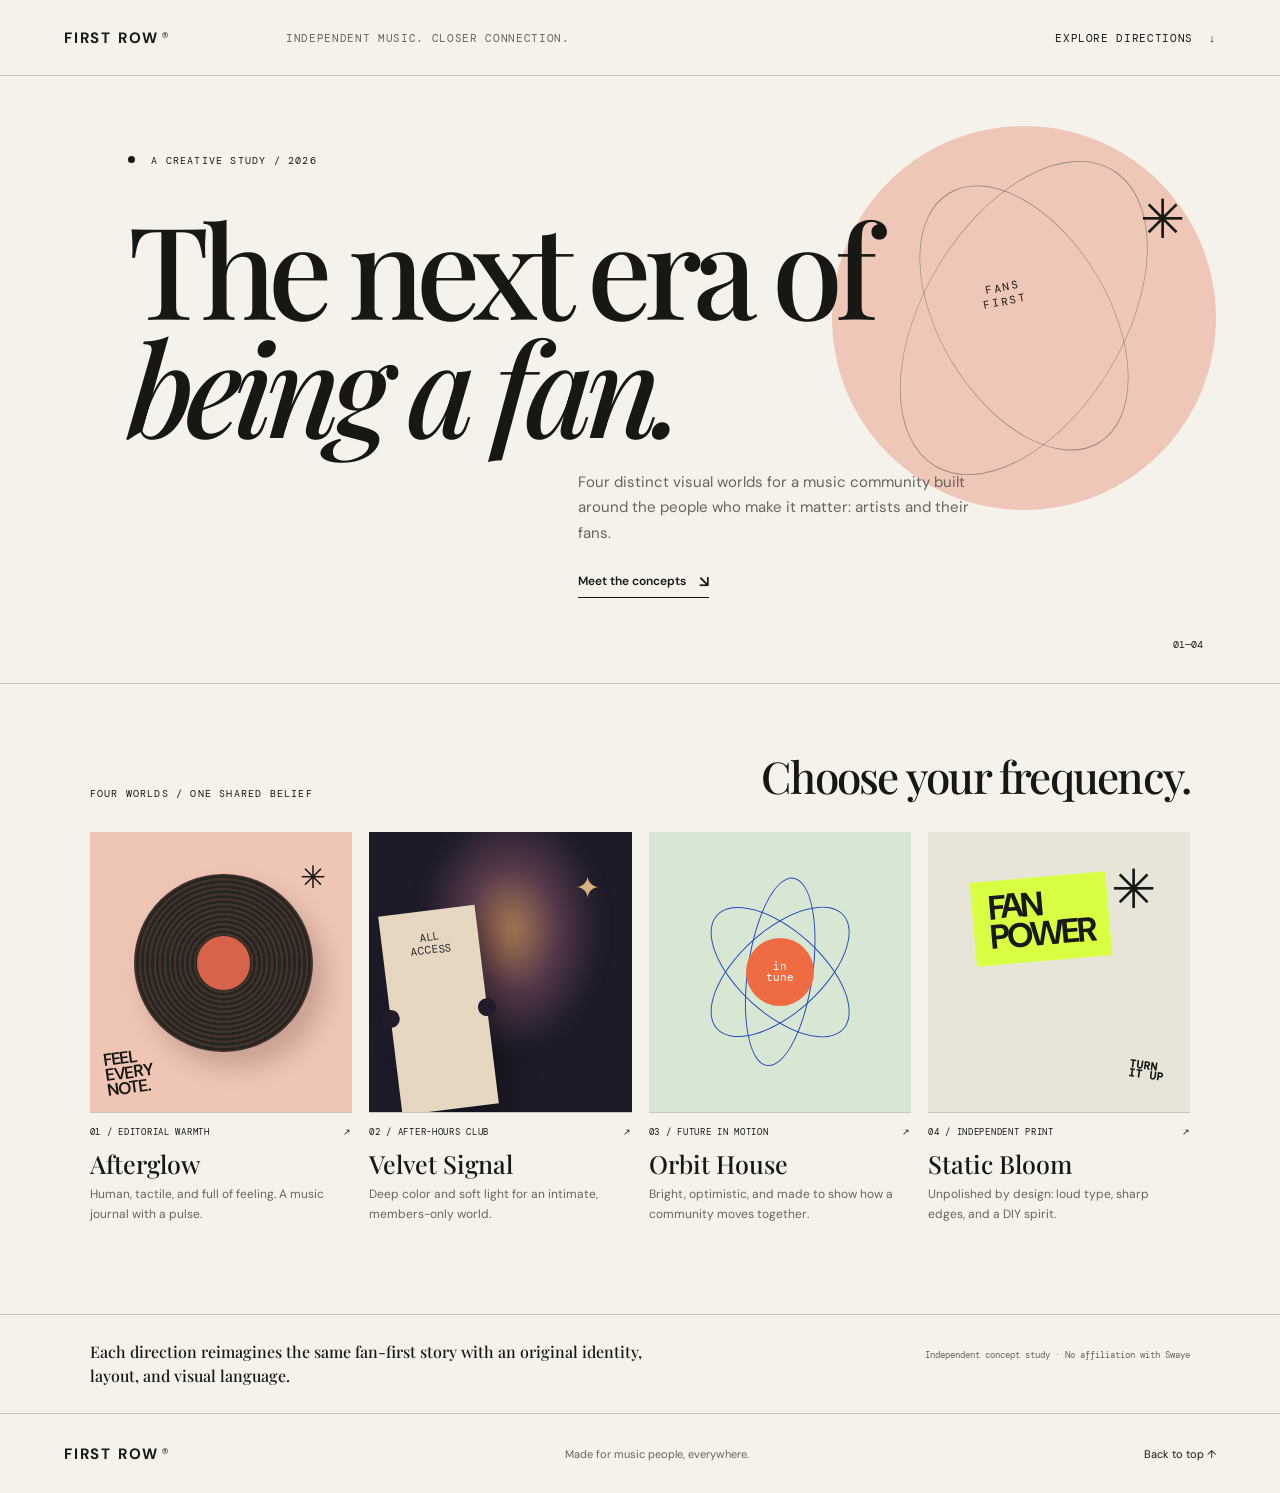
<file: index.html>
<!doctype html>
<html lang="en">
<head>
  <meta charset="utf-8">
  <meta name="viewport" content="width=device-width, initial-scale=1">
  <meta name="theme-color" content="#f5f2eb">
  <meta name="description" content="Four original, fan-first music platform design directions: Afterglow, Velvet Signal, Orbit House, and Static Bloom.">
  <title>First Row — Four design directions</title>
  <link rel="stylesheet" href="styles.css">
</head>
<body class="index-page">
  <a class="skip-link" href="#main">Skip to content</a>
  <header class="site-header index-header">
    <a class="wordmark" href="index.html" aria-label="First Row home">FIRST ROW<span>®</span></a>
    <p class="header-note">Independent music. Closer connection.</p>
    <a class="header-link" href="#directions">Explore directions <span aria-hidden="true">↓</span></a>
  </header>

  <main id="main">
    <section class="index-hero" aria-labelledby="page-title">
      <p class="eyebrow"><span class="eyebrow-dot"></span> A creative study / 2026</p>
      <h1 id="page-title">The next era of<br><em>being a fan.</em></h1>
      <div class="index-intro">
        <p>Four distinct visual worlds for a music community built around the people who make it matter: artists and their fans.</p>
        <a class="text-link" href="#directions">Meet the concepts <span aria-hidden="true">↘</span></a>
      </div>
      <div class="index-orbit" aria-hidden="true">
        <span class="orbit-ring orbit-ring-one"></span>
        <span class="orbit-ring orbit-ring-two"></span>
        <span class="orbit-spark">✳</span>
        <span class="orbit-caption">FANS<br>FIRST</span>
      </div>
      <span class="index-index" aria-hidden="true">01—04</span>
    </section>

    <section class="direction-section" id="directions" aria-labelledby="directions-title">
      <div class="section-topline">
        <p class="eyebrow">Four worlds / one shared belief</p>
        <h2 id="directions-title">Choose your frequency.</h2>
      </div>
      <div class="direction-grid">
        <a class="direction-card card-afterglow" href="concepts/afterglow.html">
          <div class="card-art card-art-afterglow" aria-hidden="true">
            <span class="mini-disc"></span><span class="mini-star">✳</span><span class="mini-type">FEEL<br>EVERY<br>NOTE.</span>
          </div>
          <div class="card-meta"><span>01 / Editorial warmth</span><span aria-hidden="true">↗</span></div>
          <h3>Afterglow</h3>
          <p>Human, tactile, and full of feeling. A music journal with a pulse.</p>
        </a>
        <a class="direction-card card-velvet" href="concepts/velvet-signal.html">
          <div class="card-art card-art-velvet" aria-hidden="true">
            <span class="velvet-spot"></span><span class="velvet-ticket">ALL<br>ACCESS</span><span class="velvet-star">✦</span>
          </div>
          <div class="card-meta"><span>02 / After-hours club</span><span aria-hidden="true">↗</span></div>
          <h3>Velvet Signal</h3>
          <p>Deep color and soft light for an intimate, members-only world.</p>
        </a>
        <a class="direction-card card-orbit" href="concepts/orbit-house.html">
          <div class="card-art card-art-orbit" aria-hidden="true">
            <span class="orbit-small one"></span><span class="orbit-small two"></span><span class="orbit-small three"></span><span class="orbit-center">in<br>tune</span>
          </div>
          <div class="card-meta"><span>03 / Future in motion</span><span aria-hidden="true">↗</span></div>
          <h3>Orbit House</h3>
          <p>Bright, optimistic, and made to show how a community moves together.</p>
        </a>
        <a class="direction-card card-static" href="concepts/static-bloom.html">
          <div class="card-art card-art-static" aria-hidden="true">
            <span class="static-block">FAN<br>POWER</span><span class="static-star">✳</span><span class="static-note">TURN<br>IT UP</span>
          </div>
          <div class="card-meta"><span>04 / Independent print</span><span aria-hidden="true">↗</span></div>
          <h3>Static Bloom</h3>
          <p>Unpolished by design: loud type, sharp edges, and a DIY spirit.</p>
        </a>
      </div>
    </section>
    <section class="index-note" aria-label="Project note">
      <p>Each direction reimagines the same fan-first story with an original identity, layout, and visual language.</p>
      <span>Independent concept study · No affiliation with Swaye</span>
    </section>
  </main>
  <footer class="site-footer index-footer">
    <a class="wordmark" href="index.html">FIRST ROW<span>®</span></a>
    <p>Made for music people, everywhere.</p>
    <a href="#main">Back to top ↑</a>
  </footer>
</body>
</html>
</file>
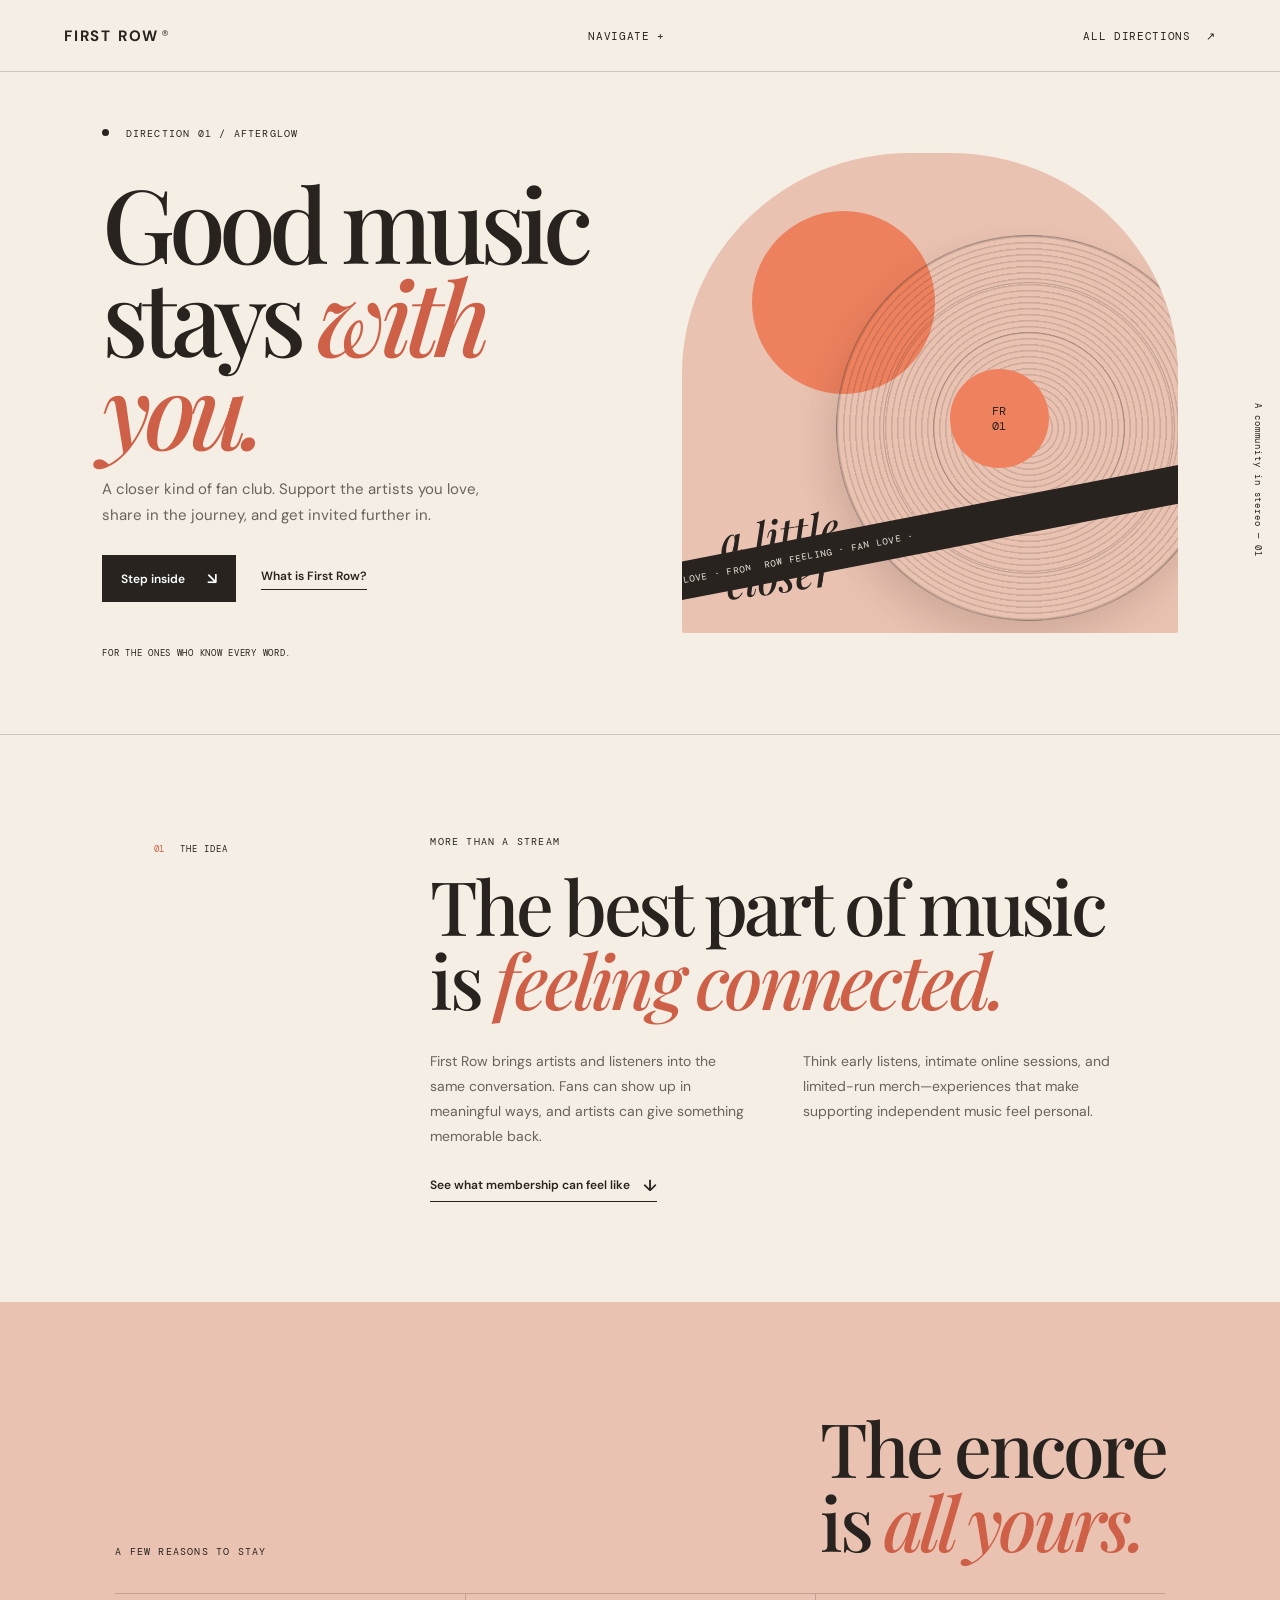
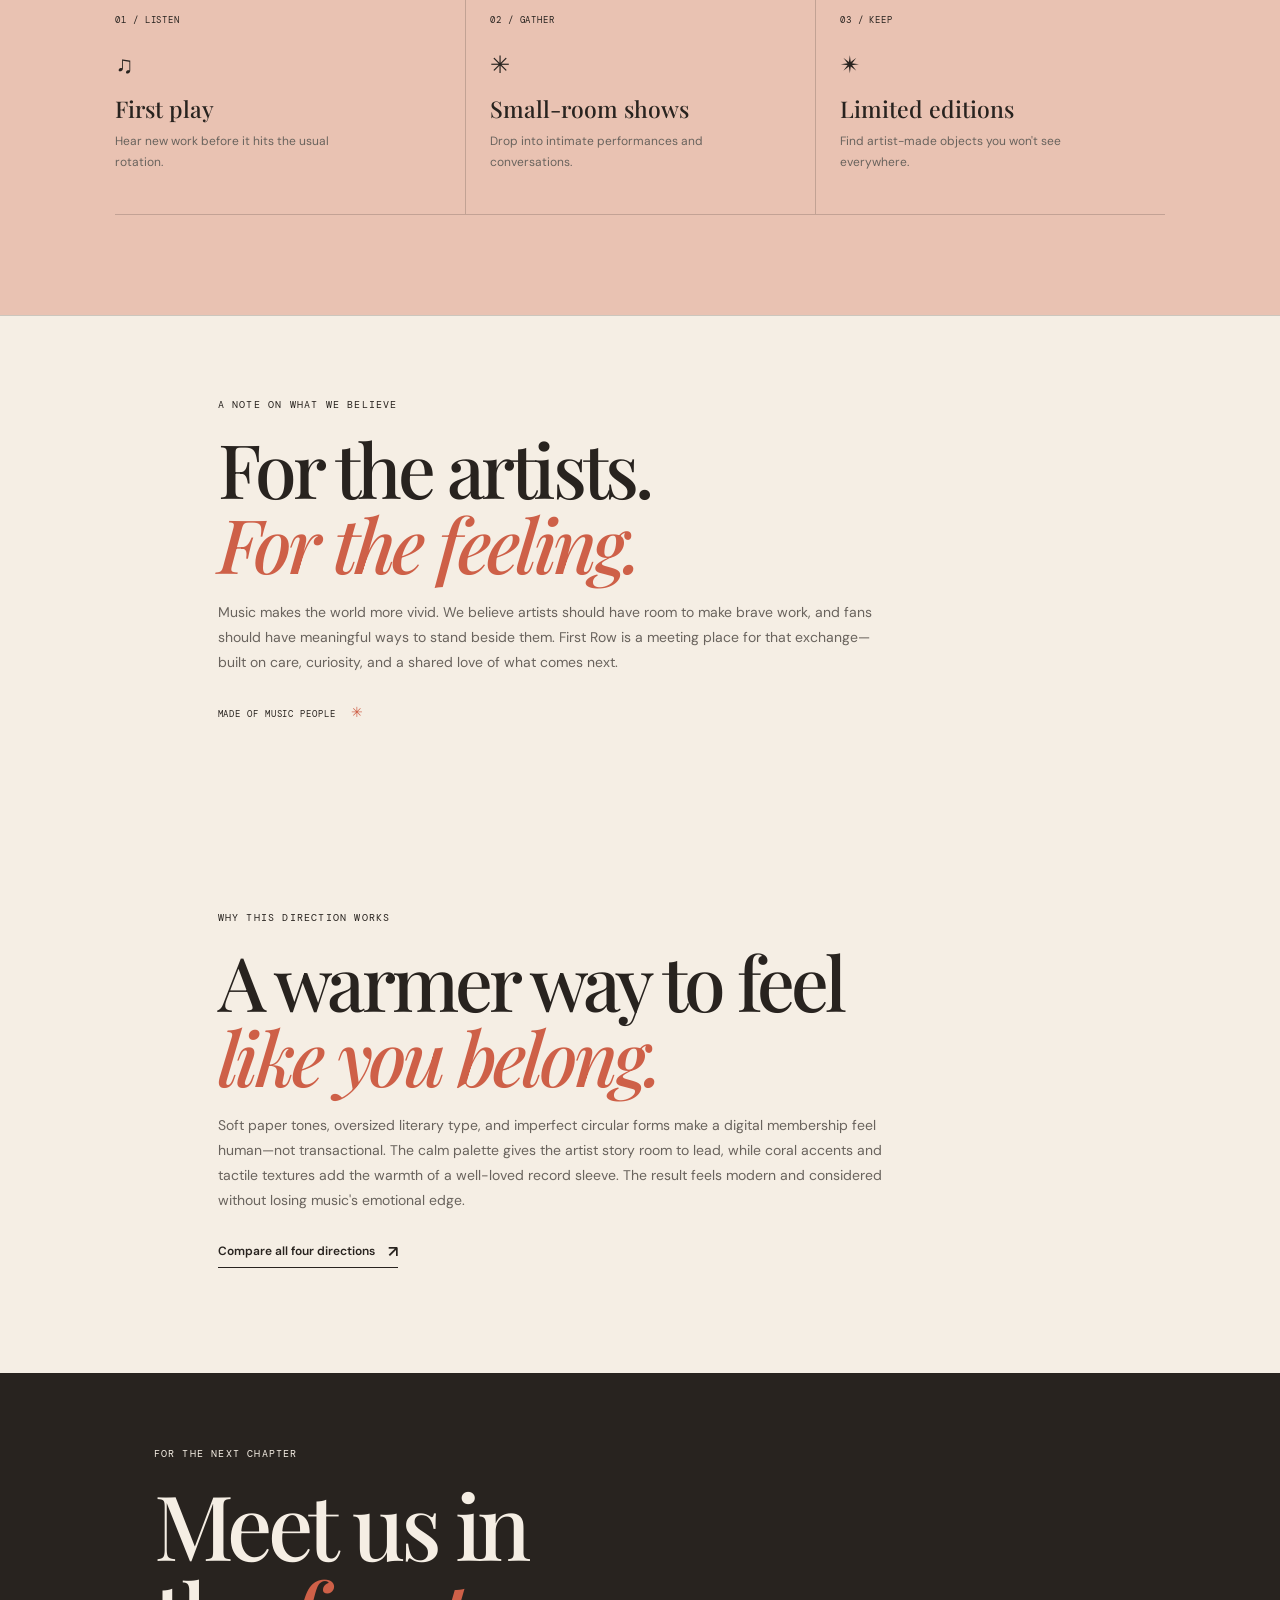
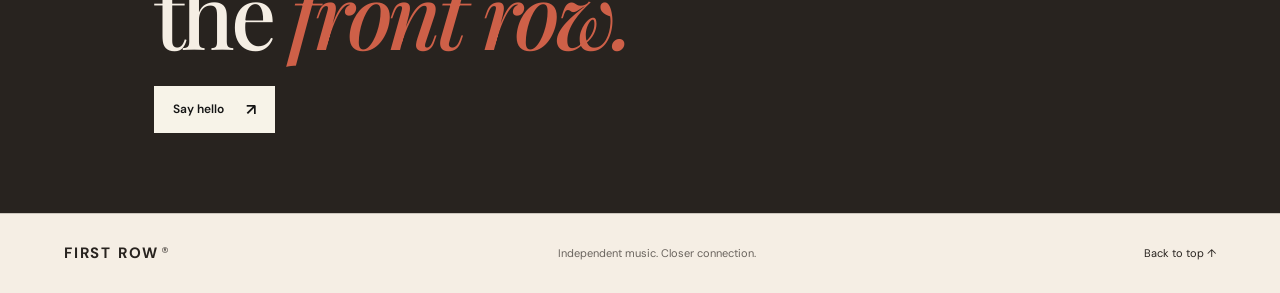
<file: concepts/afterglow.html>
<!doctype html>
<html lang="en">
<head>
  <meta charset="utf-8">
  <meta name="viewport" content="width=device-width, initial-scale=1">
  <meta name="theme-color" content="#f5eee4">
  <meta name="description" content="Afterglow: a warm, editorial design direction for a fan-first music community.">
  <title>Afterglow — First Row design direction</title>
  <link rel="stylesheet" href="../styles.css">
</head>
<body class="concept afterglow">
  <a class="skip-link" href="#main">Skip to content</a>
  <header class="site-header concept-header">
    <a class="wordmark" href="../index.html" aria-label="First Row concepts home">FIRST ROW<span>®</span></a>
    <details class="site-menu">
      <summary>Navigate</summary>
      <nav aria-label="Main navigation">
        <a href="#story">The idea</a><a href="#perks">Member moments</a><a href="#about">About</a><a href="#why">Why it works</a>
      </nav>
    </details>
    <a class="header-link" href="../index.html">All directions <span aria-hidden="true">↗</span></a>
  </header>
  <main id="main">
    <section class="concept-hero" aria-labelledby="page-title">
      <div class="hero-copy">
        <p class="eyebrow"><span class="eyebrow-dot"></span> Direction 01 / Afterglow</p>
        <h1 id="page-title">Good music<br>stays <em>with you.</em></h1>
        <p class="hero-lede">A closer kind of fan club. Support the artists you love, share in the journey, and get invited further in.</p>
        <div class="hero-actions"><a class="button button-dark" href="#perks">Step inside <span aria-hidden="true">↘</span></a><a class="text-link" href="#story">What is First Row?</a></div>
        <p class="hero-footnote">For the ones who know every word.</p>
      </div>
      <div class="hero-art art-afterglow" aria-hidden="true">
        <span class="art-sun"></span><span class="art-disc"></span><span class="art-disc-label">FR<br>01</span>
        <span class="art-ribbon">FAN LOVE · FRONT ROW FEELING · FAN LOVE ·</span>
        <span class="art-caption">a little<br>closer</span>
      </div>
      <span class="hero-side-note" aria-hidden="true">A community in stereo — 01</span>
    </section>
    <section class="concept-story" id="story" aria-labelledby="story-title">
      <div class="story-label"><span>01</span><span>The idea</span></div>
      <div class="story-main">
        <p class="eyebrow">More than a stream</p>
        <h2 id="story-title">The best part of music<br>is <em>feeling connected.</em></h2>
        <div class="story-columns">
          <p>First Row brings artists and listeners into the same conversation. Fans can show up in meaningful ways, and artists can give something memorable back.</p>
          <p>Think early listens, intimate online sessions, and limited-run merch—experiences that make supporting independent music feel personal.</p>
        </div>
        <a class="text-link" href="#perks">See what membership can feel like <span aria-hidden="true">↓</span></a>
      </div>
    </section>
    <section class="perks-section" id="perks" aria-labelledby="perks-title">
      <div class="perks-heading"><p class="eyebrow">A few reasons to stay</p><h2 id="perks-title">The encore<br>is <em>all yours.</em></h2></div>
      <div class="perks-grid">
        <article class="perk-card"><span class="perk-number">01 / LISTEN</span><span class="perk-icon" aria-hidden="true">♫</span><h3>First play</h3><p>Hear new work before it hits the usual rotation.</p></article>
        <article class="perk-card"><span class="perk-number">02 / GATHER</span><span class="perk-icon" aria-hidden="true">✳</span><h3>Small-room shows</h3><p>Drop into intimate performances and conversations.</p></article>
        <article class="perk-card"><span class="perk-number">03 / KEEP</span><span class="perk-icon" aria-hidden="true">✴</span><h3>Limited editions</h3><p>Find artist-made objects you won't see everywhere.</p></article>
      </div>
    </section>
    <section class="about-section" id="about" aria-labelledby="about-title">
      <p class="eyebrow">A note on what we believe</p>
      <h2 id="about-title">For the artists.<br><em>For the feeling.</em></h2>
      <p>Music makes the world more vivid. We believe artists should have room to make brave work, and fans should have meaningful ways to stand beside them. First Row is a meeting place for that exchange—built on care, curiosity, and a shared love of what comes next.</p>
      <span class="about-signoff">MADE OF MUSIC PEOPLE <span aria-hidden="true">✳</span></span>
    </section>
    <section class="why-section" id="why" aria-labelledby="why-title">
      <p class="eyebrow">Why this direction works</p>
      <h2 id="why-title">A warmer way to feel<br><em>like you belong.</em></h2>
      <p>Soft paper tones, oversized literary type, and imperfect circular forms make a digital membership feel human—not transactional. The calm palette gives the artist story room to lead, while coral accents and tactile textures add the warmth of a well-loved record sleeve. The result feels modern and considered without losing music's emotional edge.</p>
      <a class="text-link" href="../index.html">Compare all four directions <span aria-hidden="true">↗</span></a>
    </section>
    <section class="contact-section" aria-labelledby="contact-title">
      <p class="eyebrow">For the next chapter</p><h2 id="contact-title">Meet us in<br>the <em>front row.</em></h2>
      <a class="button button-light" href="mailto:hello@firstrow.studio?subject=First%20Row%20concept">Say hello <span aria-hidden="true">↗</span></a>
    </section>
  </main>
  <footer class="site-footer concept-footer"><a class="wordmark" href="../index.html">FIRST ROW<span>®</span></a><p>Independent music. Closer connection.</p><a href="#main">Back to top ↑</a></footer>
</body>
</html>
</file>
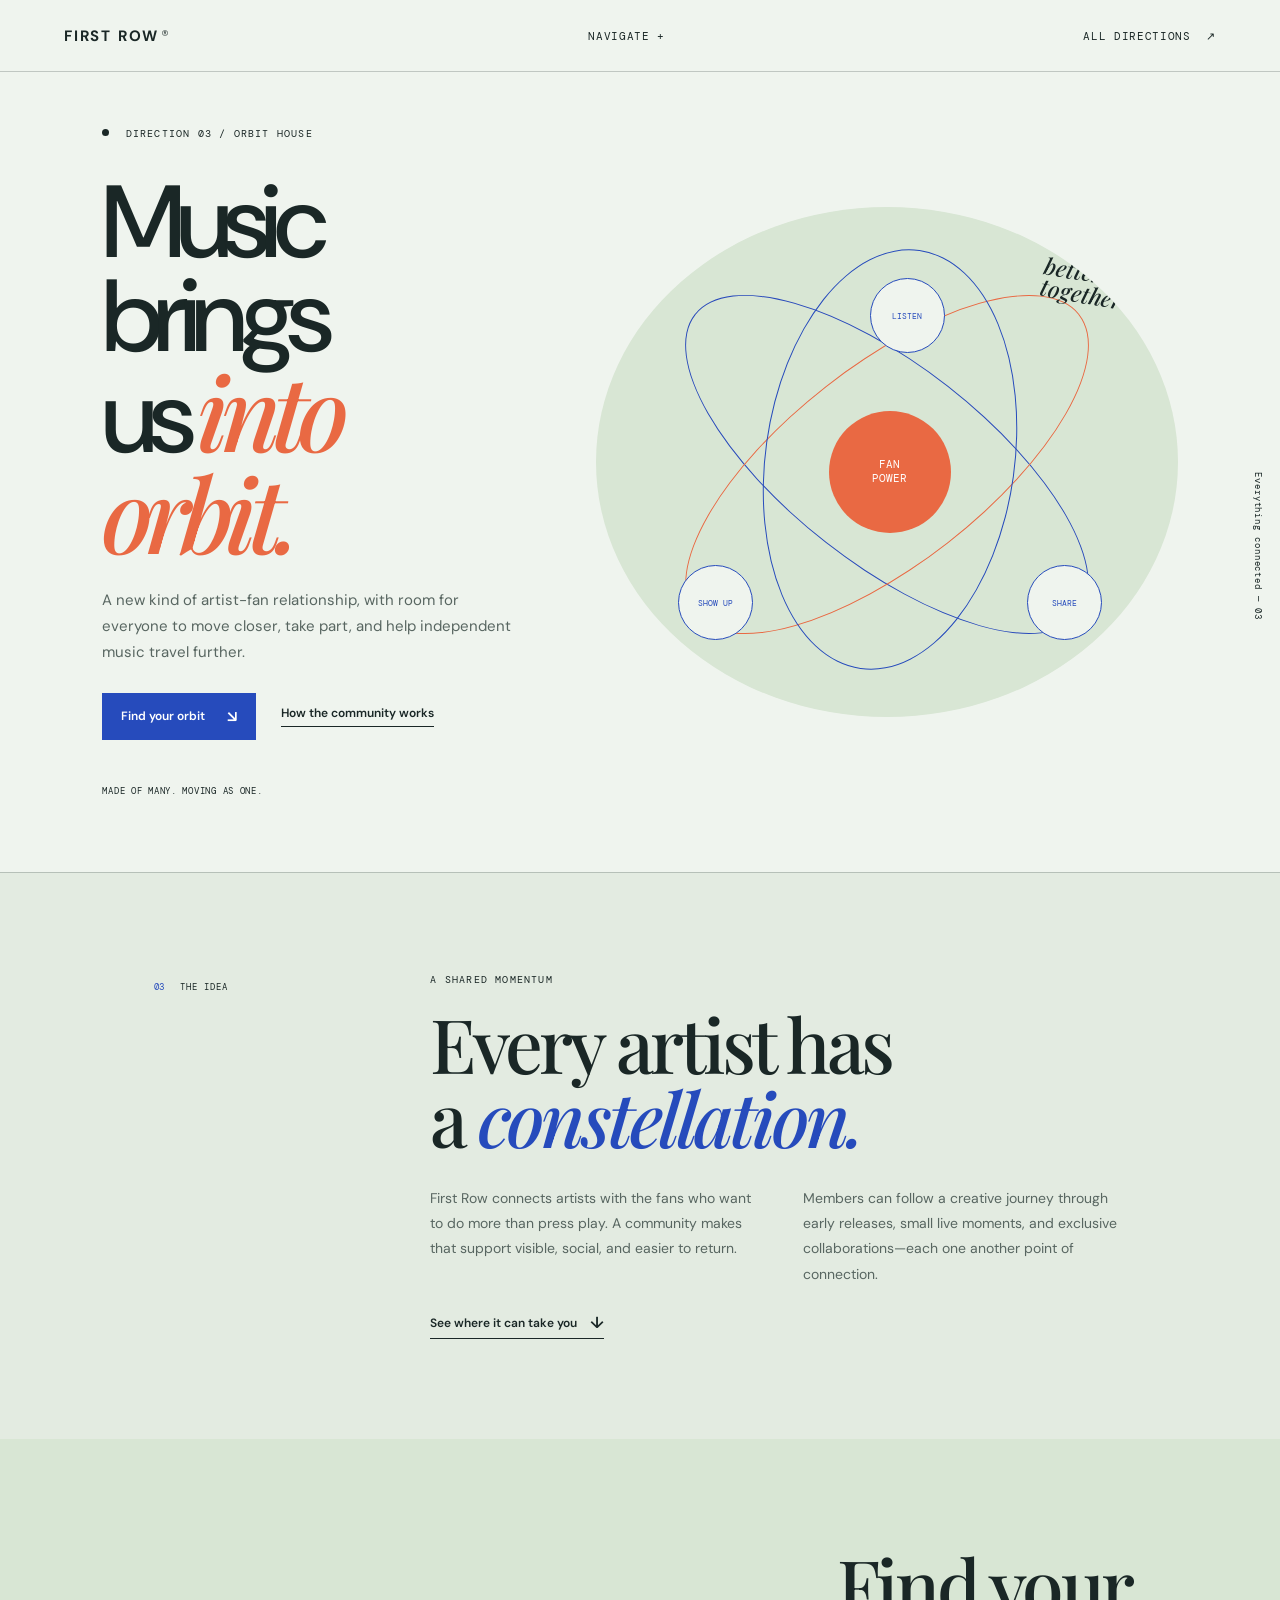
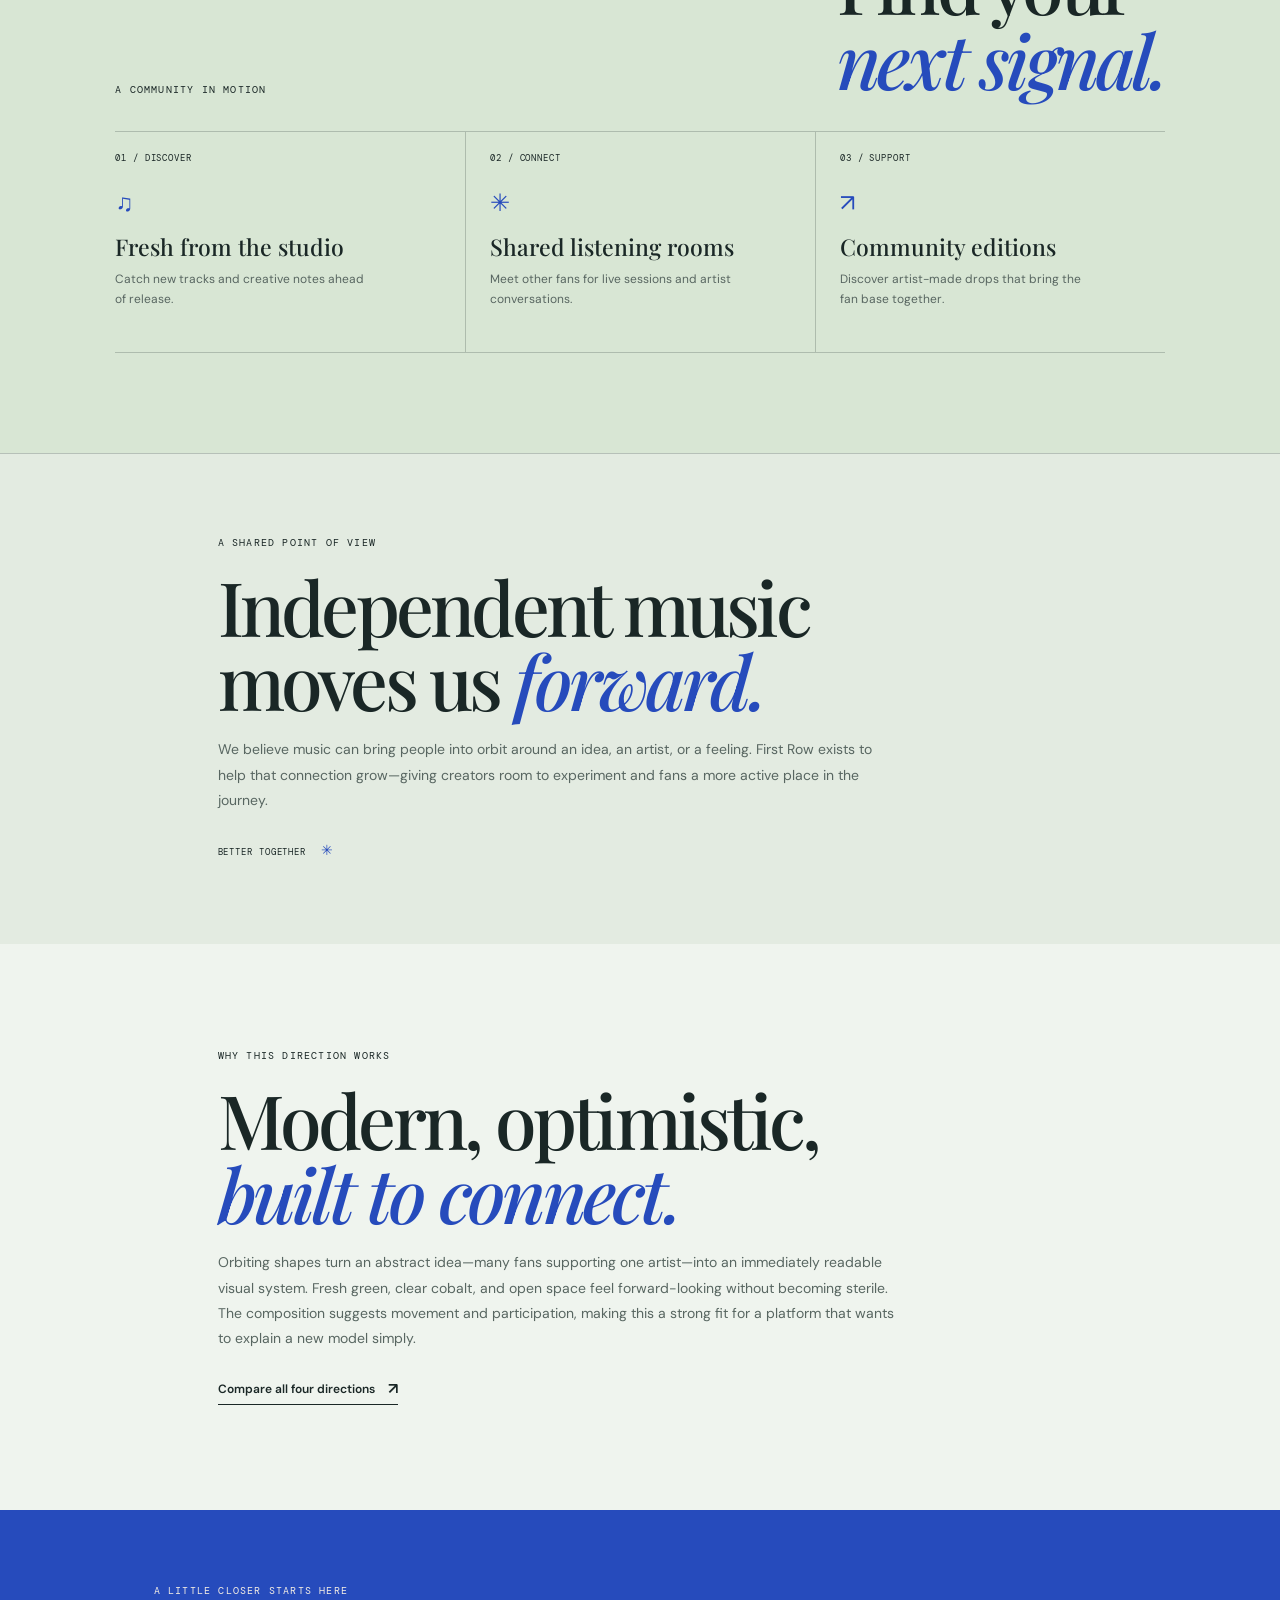
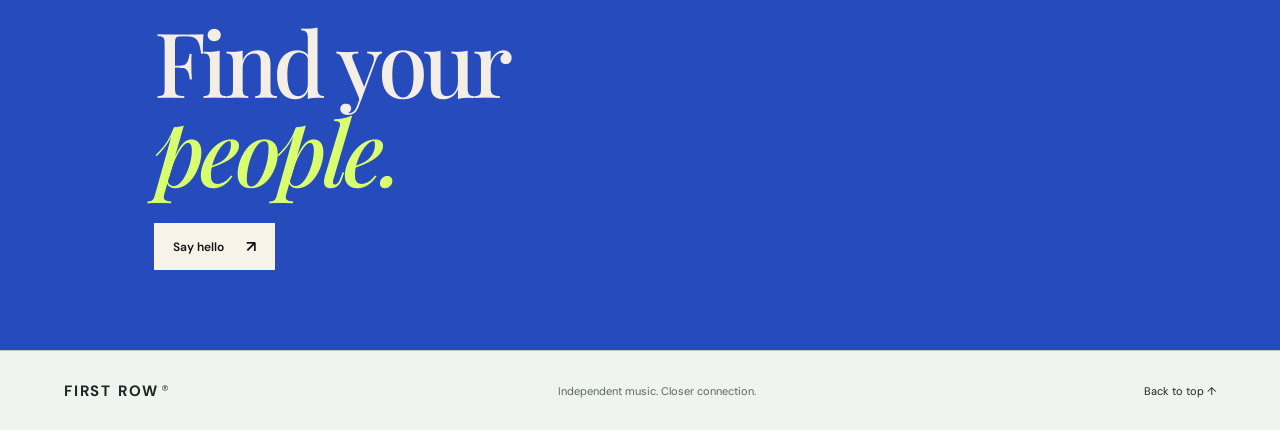
<file: concepts/orbit-house.html>
<!doctype html>
<html lang="en">
<head>
  <meta charset="utf-8">
  <meta name="viewport" content="width=device-width, initial-scale=1">
  <meta name="theme-color" content="#eff4ee">
  <meta name="description" content="Orbit House: an optimistic, future-facing design direction for a fan-first music community.">
  <title>Orbit House — First Row design direction</title>
  <link rel="stylesheet" href="../styles.css">
</head>
<body class="concept orbit">
  <a class="skip-link" href="#main">Skip to content</a>
  <header class="site-header concept-header">
    <a class="wordmark" href="../index.html" aria-label="First Row concepts home">FIRST ROW<span>®</span></a>
    <details class="site-menu"><summary>Navigate</summary><nav aria-label="Main navigation"><a href="#story">The idea</a><a href="#perks">Member moments</a><a href="#about">About</a><a href="#why">Why it works</a></nav></details>
    <a class="header-link" href="../index.html">All directions <span aria-hidden="true">↗</span></a>
  </header>
  <main id="main">
    <section class="concept-hero" aria-labelledby="page-title">
      <div class="hero-copy">
        <p class="eyebrow"><span class="eyebrow-dot"></span> Direction 03 / Orbit House</p>
        <h1 id="page-title">Music brings<br>us <em>into orbit.</em></h1>
        <p class="hero-lede">A new kind of artist-fan relationship, with room for everyone to move closer, take part, and help independent music travel further.</p>
        <div class="hero-actions"><a class="button button-dark" href="#perks">Find your orbit <span aria-hidden="true">↘</span></a><a class="text-link" href="#story">How the community works</a></div>
        <p class="hero-footnote">Made of many. Moving as one.</p>
      </div>
      <div class="hero-art art-orbit" aria-hidden="true">
        <span class="orbit-path path-a"></span><span class="orbit-path path-b"></span><span class="orbit-path path-c"></span>
        <span class="orbit-node node-a">LISTEN</span><span class="orbit-node node-b">SHOW UP</span><span class="orbit-node node-c">SHARE</span>
        <span class="orbit-core">FAN<br>POWER</span>
        <span class="orbit-sticker">better<br>together ✳</span>
      </div>
      <span class="hero-side-note" aria-hidden="true">Everything connected — 03</span>
    </section>
    <section class="concept-story" id="story" aria-labelledby="story-title">
      <div class="story-label"><span>03</span><span>The idea</span></div>
      <div class="story-main">
        <p class="eyebrow">A shared momentum</p>
        <h2 id="story-title">Every artist has<br>a <em>constellation.</em></h2>
        <div class="story-columns">
          <p>First Row connects artists with the fans who want to do more than press play. A community makes that support visible, social, and easier to return.</p>
          <p>Members can follow a creative journey through early releases, small live moments, and exclusive collaborations—each one another point of connection.</p>
        </div>
        <a class="text-link" href="#perks">See where it can take you <span aria-hidden="true">↓</span></a>
      </div>
    </section>
    <section class="perks-section" id="perks" aria-labelledby="perks-title">
      <div class="perks-heading"><p class="eyebrow">A community in motion</p><h2 id="perks-title">Find your<br><em>next signal.</em></h2></div>
      <div class="perks-grid">
        <article class="perk-card"><span class="perk-number">01 / DISCOVER</span><span class="perk-icon" aria-hidden="true">♫</span><h3>Fresh from the studio</h3><p>Catch new tracks and creative notes ahead of release.</p></article>
        <article class="perk-card"><span class="perk-number">02 / CONNECT</span><span class="perk-icon" aria-hidden="true">✳</span><h3>Shared listening rooms</h3><p>Meet other fans for live sessions and artist conversations.</p></article>
        <article class="perk-card"><span class="perk-number">03 / SUPPORT</span><span class="perk-icon" aria-hidden="true">↗</span><h3>Community editions</h3><p>Discover artist-made drops that bring the fan base together.</p></article>
      </div>
    </section>
    <section class="about-section" id="about" aria-labelledby="about-title">
      <p class="eyebrow">A shared point of view</p>
      <h2 id="about-title">Independent music<br>moves us <em>forward.</em></h2>
      <p>We believe music can bring people into orbit around an idea, an artist, or a feeling. First Row exists to help that connection grow—giving creators room to experiment and fans a more active place in the journey.</p>
      <span class="about-signoff">BETTER TOGETHER <span aria-hidden="true">✳</span></span>
    </section>
    <section class="why-section" id="why" aria-labelledby="why-title">
      <p class="eyebrow">Why this direction works</p>
      <h2 id="why-title">Modern, optimistic,<br><em>built to connect.</em></h2>
      <p>Orbiting shapes turn an abstract idea—many fans supporting one artist—into an immediately readable visual system. Fresh green, clear cobalt, and open space feel forward-looking without becoming sterile. The composition suggests movement and participation, making this a strong fit for a platform that wants to explain a new model simply.</p>
      <a class="text-link" href="../index.html">Compare all four directions <span aria-hidden="true">↗</span></a>
    </section>
    <section class="contact-section" aria-labelledby="contact-title">
      <p class="eyebrow">A little closer starts here</p><h2 id="contact-title">Find your<br><em>people.</em></h2>
      <a class="button button-light" href="mailto:hello@firstrow.studio?subject=First%20Row%20concept">Say hello <span aria-hidden="true">↗</span></a>
    </section>
  </main>
  <footer class="site-footer concept-footer"><a class="wordmark" href="../index.html">FIRST ROW<span>®</span></a><p>Independent music. Closer connection.</p><a href="#main">Back to top ↑</a></footer>
</body>
</html>
</file>
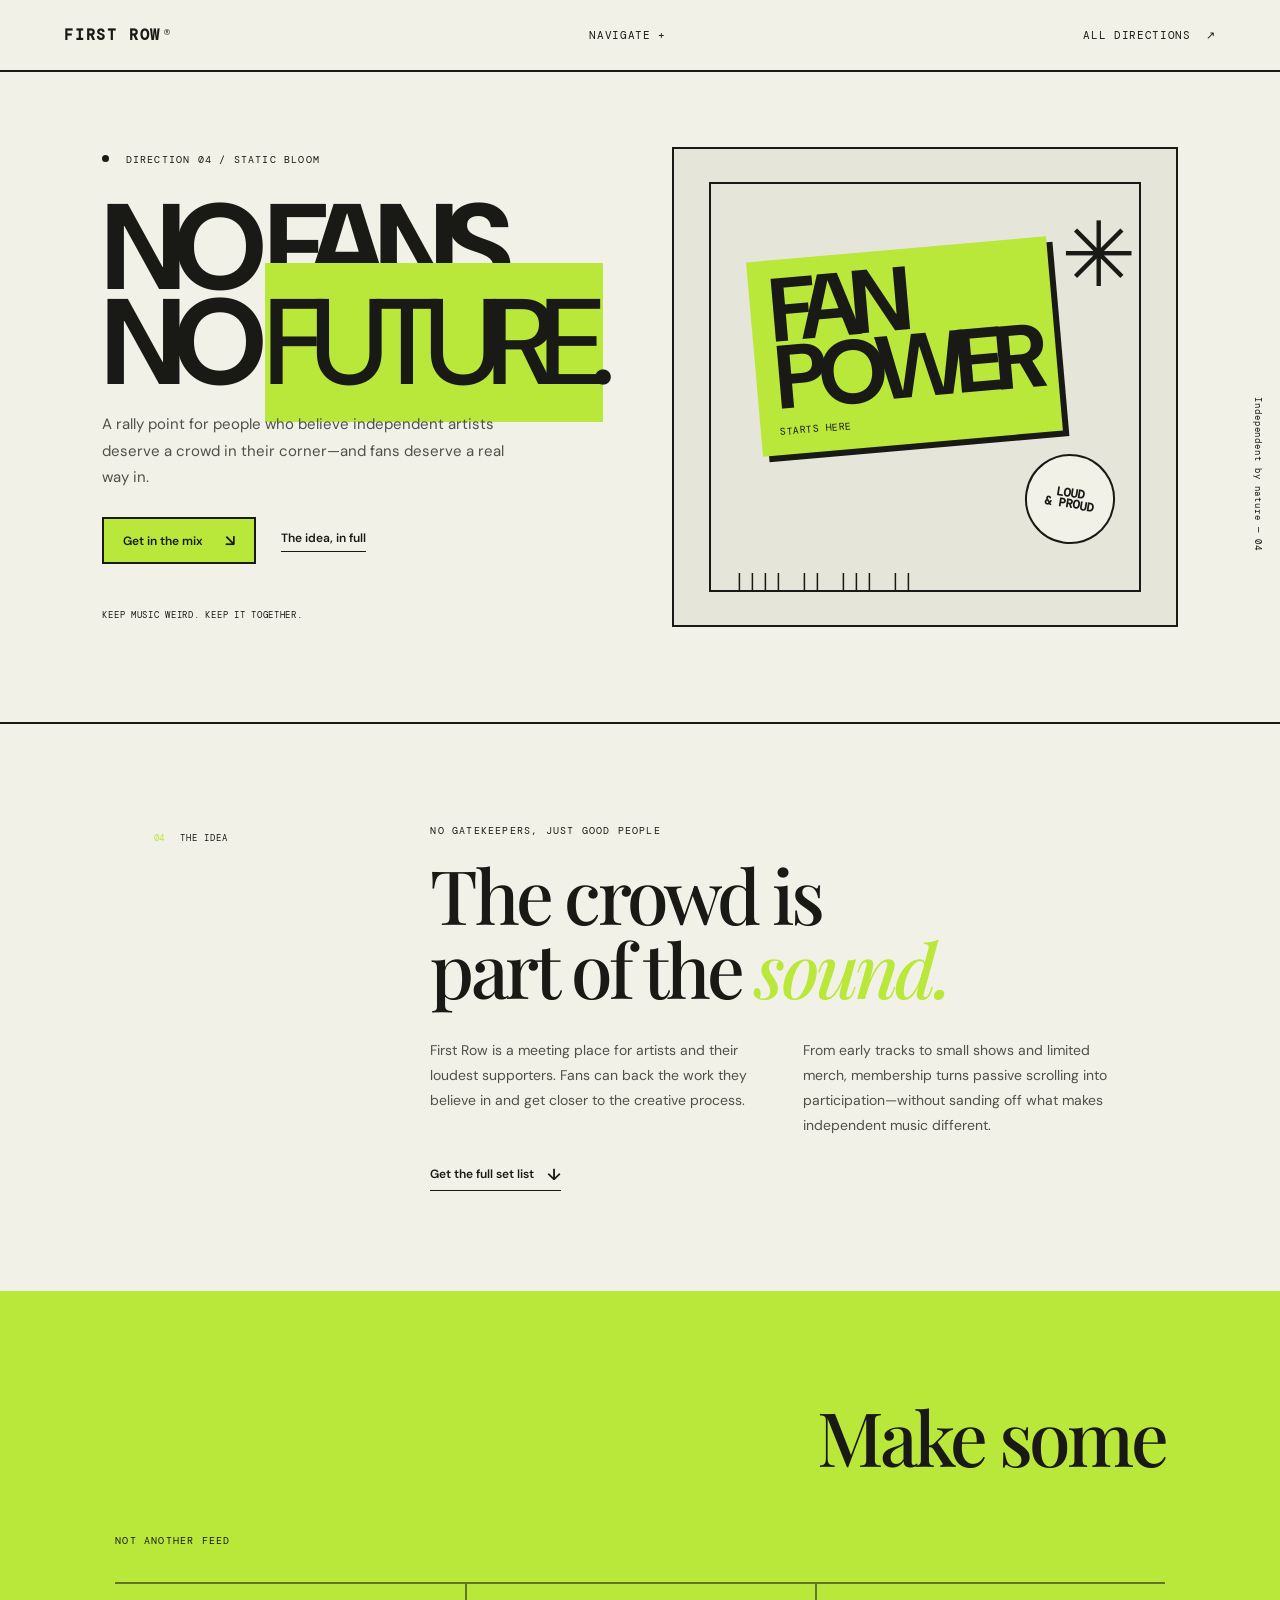
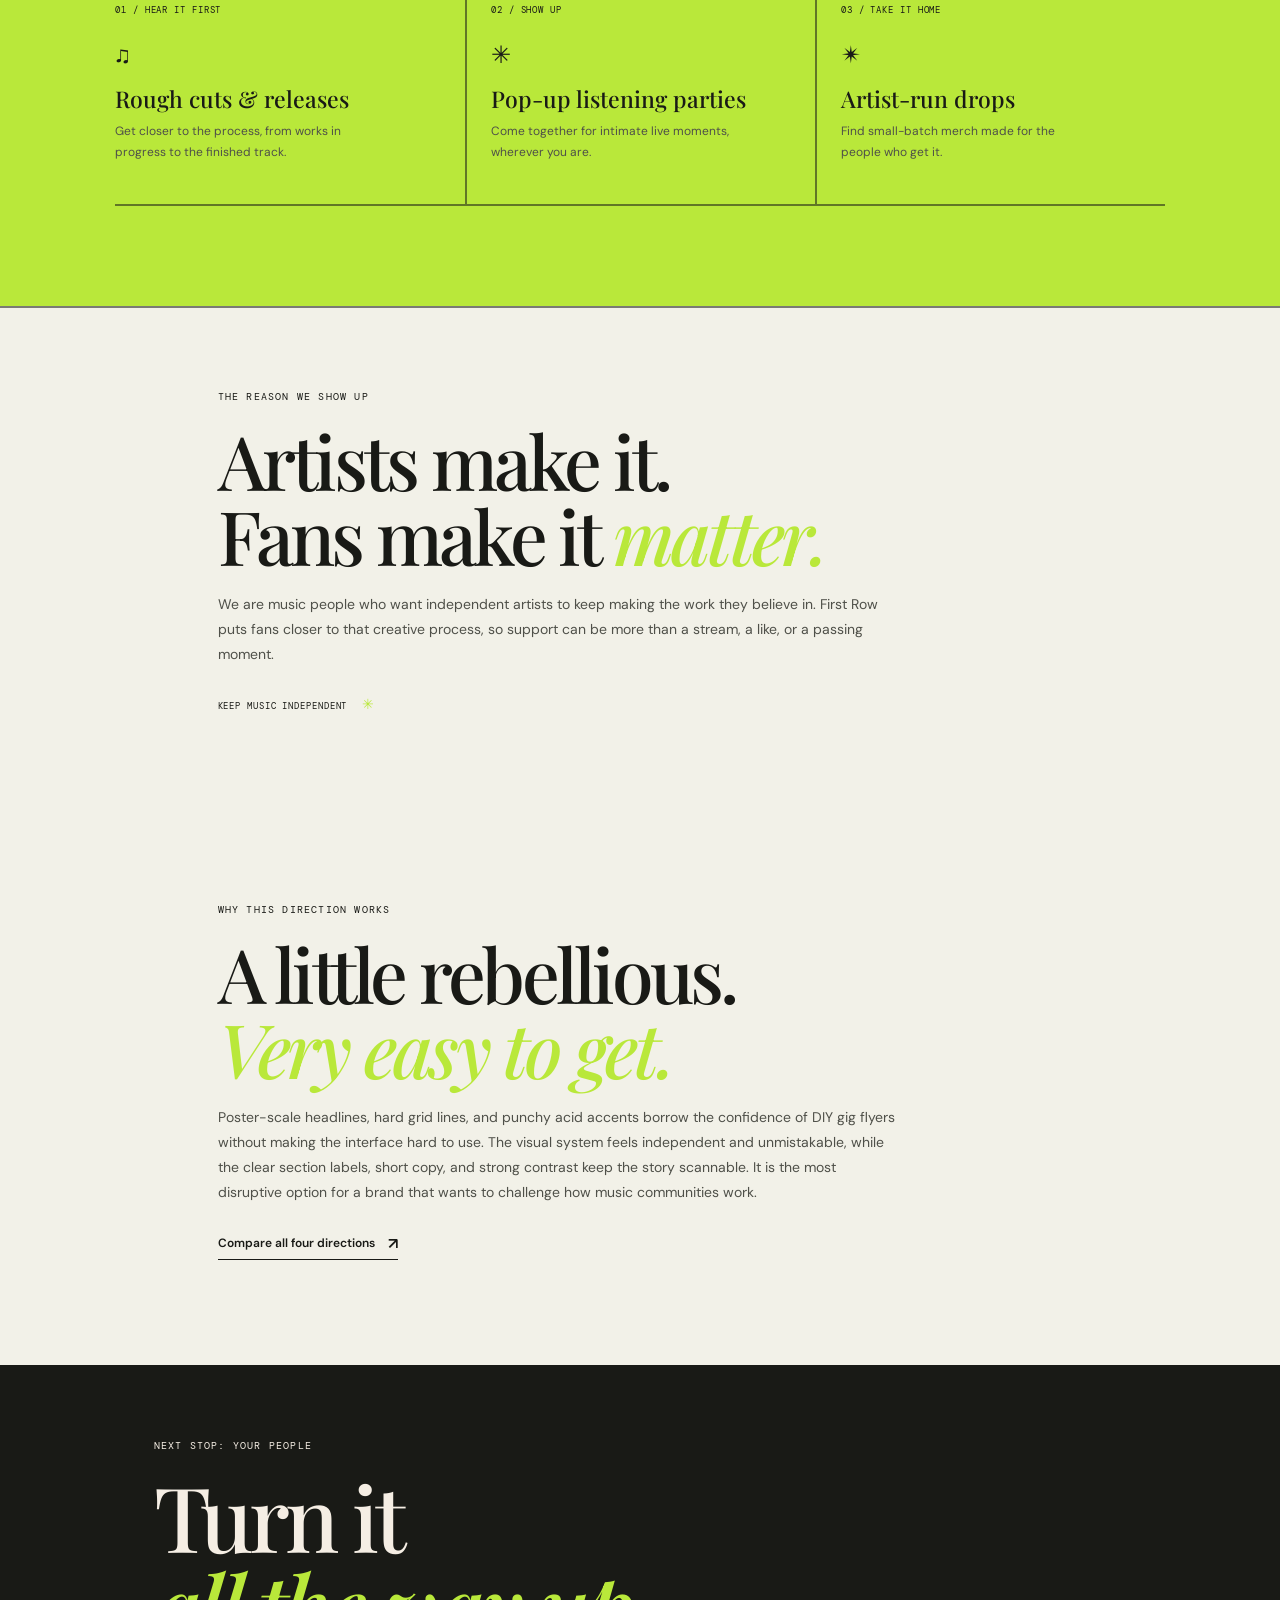
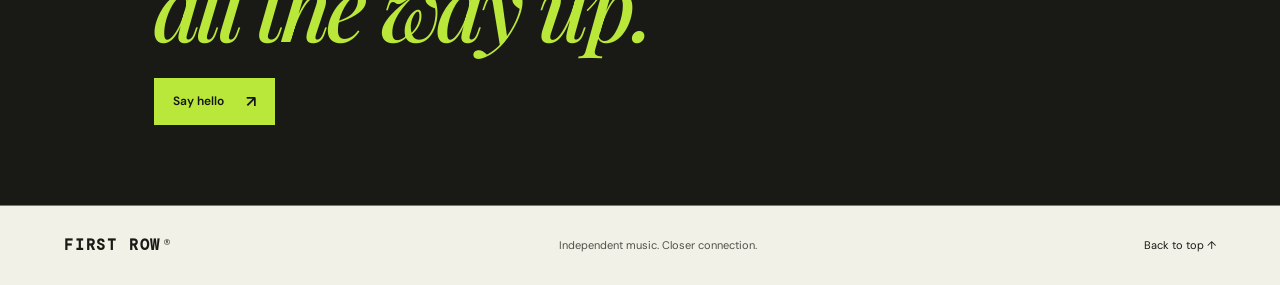
<file: concepts/static-bloom.html>
<!doctype html>
<html lang="en">
<head>
  <meta charset="utf-8">
  <meta name="viewport" content="width=device-width, initial-scale=1">
  <meta name="theme-color" content="#f2f1e8">
  <meta name="description" content="Static Bloom: a bold, DIY design direction for a fan-first music community.">
  <title>Static Bloom — First Row design direction</title>
  <link rel="stylesheet" href="../styles.css">
</head>
<body class="concept static">
  <a class="skip-link" href="#main">Skip to content</a>
  <header class="site-header concept-header">
    <a class="wordmark" href="../index.html" aria-label="First Row concepts home">FIRST ROW<span>®</span></a>
    <details class="site-menu"><summary>Navigate</summary><nav aria-label="Main navigation"><a href="#story">The idea</a><a href="#perks">Member moments</a><a href="#about">About</a><a href="#why">Why it works</a></nav></details>
    <a class="header-link" href="../index.html">All directions <span aria-hidden="true">↗</span></a>
  </header>
  <main id="main">
    <section class="concept-hero" aria-labelledby="page-title">
      <div class="hero-copy">
        <p class="eyebrow"><span class="eyebrow-dot"></span> Direction 04 / Static Bloom</p>
        <h1 id="page-title">NO FANS.<br>NO <em>FUTURE.</em></h1>
        <p class="hero-lede">A rally point for people who believe independent artists deserve a crowd in their corner—and fans deserve a real way in.</p>
        <div class="hero-actions"><a class="button button-dark" href="#perks">Get in the mix <span aria-hidden="true">↘</span></a><a class="text-link" href="#story">The idea, in full</a></div>
        <p class="hero-footnote">Keep music weird. Keep it together.</p>
      </div>
      <div class="hero-art art-static" aria-hidden="true">
        <span class="static-frame"></span><span class="static-sun">✳</span>
        <span class="static-poster">FAN<br>POWER<br><small>STARTS HERE</small></span>
        <span class="static-sticker">LOUD<br>& PROUD</span><span class="static-barcode">|||| || ||| ||</span>
      </div>
      <span class="hero-side-note" aria-hidden="true">Independent by nature — 04</span>
    </section>
    <section class="concept-story" id="story" aria-labelledby="story-title">
      <div class="story-label"><span>04</span><span>The idea</span></div>
      <div class="story-main">
        <p class="eyebrow">No gatekeepers, just good people</p>
        <h2 id="story-title">The crowd is<br>part of the <em>sound.</em></h2>
        <div class="story-columns">
          <p>First Row is a meeting place for artists and their loudest supporters. Fans can back the work they believe in and get closer to the creative process.</p>
          <p>From early tracks to small shows and limited merch, membership turns passive scrolling into participation—without sanding off what makes independent music different.</p>
        </div>
        <a class="text-link" href="#perks">Get the full set list <span aria-hidden="true">↓</span></a>
      </div>
    </section>
    <section class="perks-section" id="perks" aria-labelledby="perks-title">
      <div class="perks-heading"><p class="eyebrow">Not another feed</p><h2 id="perks-title">Make some<br><em>noise.</em></h2></div>
      <div class="perks-grid">
        <article class="perk-card"><span class="perk-number">01 / HEAR IT FIRST</span><span class="perk-icon" aria-hidden="true">♫</span><h3>Rough cuts & releases</h3><p>Get closer to the process, from works in progress to the finished track.</p></article>
        <article class="perk-card"><span class="perk-number">02 / SHOW UP</span><span class="perk-icon" aria-hidden="true">✳</span><h3>Pop-up listening parties</h3><p>Come together for intimate live moments, wherever you are.</p></article>
        <article class="perk-card"><span class="perk-number">03 / TAKE IT HOME</span><span class="perk-icon" aria-hidden="true">✴</span><h3>Artist-run drops</h3><p>Find small-batch merch made for the people who get it.</p></article>
      </div>
    </section>
    <section class="about-section" id="about" aria-labelledby="about-title">
      <p class="eyebrow">The reason we show up</p>
      <h2 id="about-title">Artists make it.<br>Fans make it <em>matter.</em></h2>
      <p>We are music people who want independent artists to keep making the work they believe in. First Row puts fans closer to that creative process, so support can be more than a stream, a like, or a passing moment.</p>
      <span class="about-signoff">KEEP MUSIC INDEPENDENT <span aria-hidden="true">✳</span></span>
    </section>
    <section class="why-section" id="why" aria-labelledby="why-title">
      <p class="eyebrow">Why this direction works</p>
      <h2 id="why-title">A little rebellious.<br><em>Very easy to get.</em></h2>
      <p>Poster-scale headlines, hard grid lines, and punchy acid accents borrow the confidence of DIY gig flyers without making the interface hard to use. The visual system feels independent and unmistakable, while the clear section labels, short copy, and strong contrast keep the story scannable. It is the most disruptive option for a brand that wants to challenge how music communities work.</p>
      <a class="text-link" href="../index.html">Compare all four directions <span aria-hidden="true">↗</span></a>
    </section>
    <section class="contact-section" aria-labelledby="contact-title">
      <p class="eyebrow">Next stop: your people</p><h2 id="contact-title">Turn it<br><em>all the way up.</em></h2>
      <a class="button button-light" href="mailto:hello@firstrow.studio?subject=First%20Row%20concept">Say hello <span aria-hidden="true">↗</span></a>
    </section>
  </main>
  <footer class="site-footer concept-footer"><a class="wordmark" href="../index.html">FIRST ROW<span>®</span></a><p>Independent music. Closer connection.</p><a href="#main">Back to top ↑</a></footer>
</body>
</html>
</file>
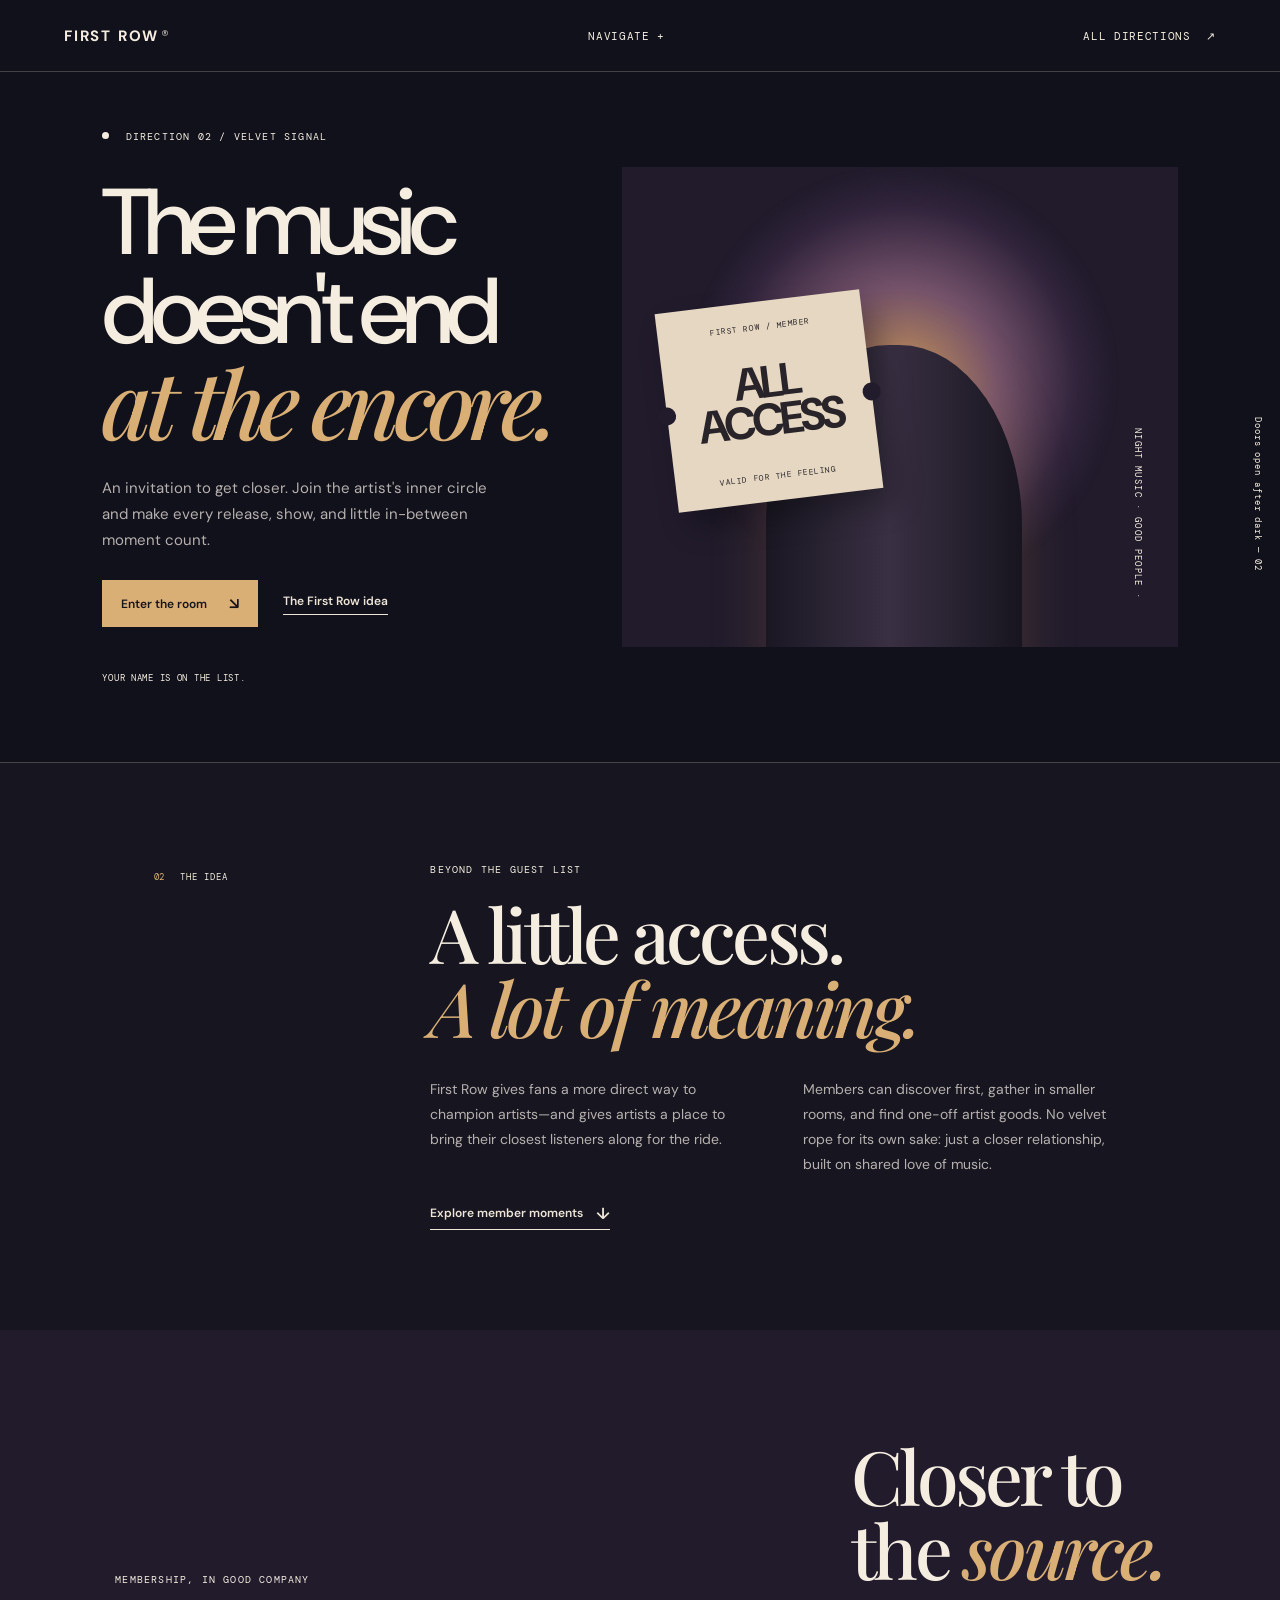
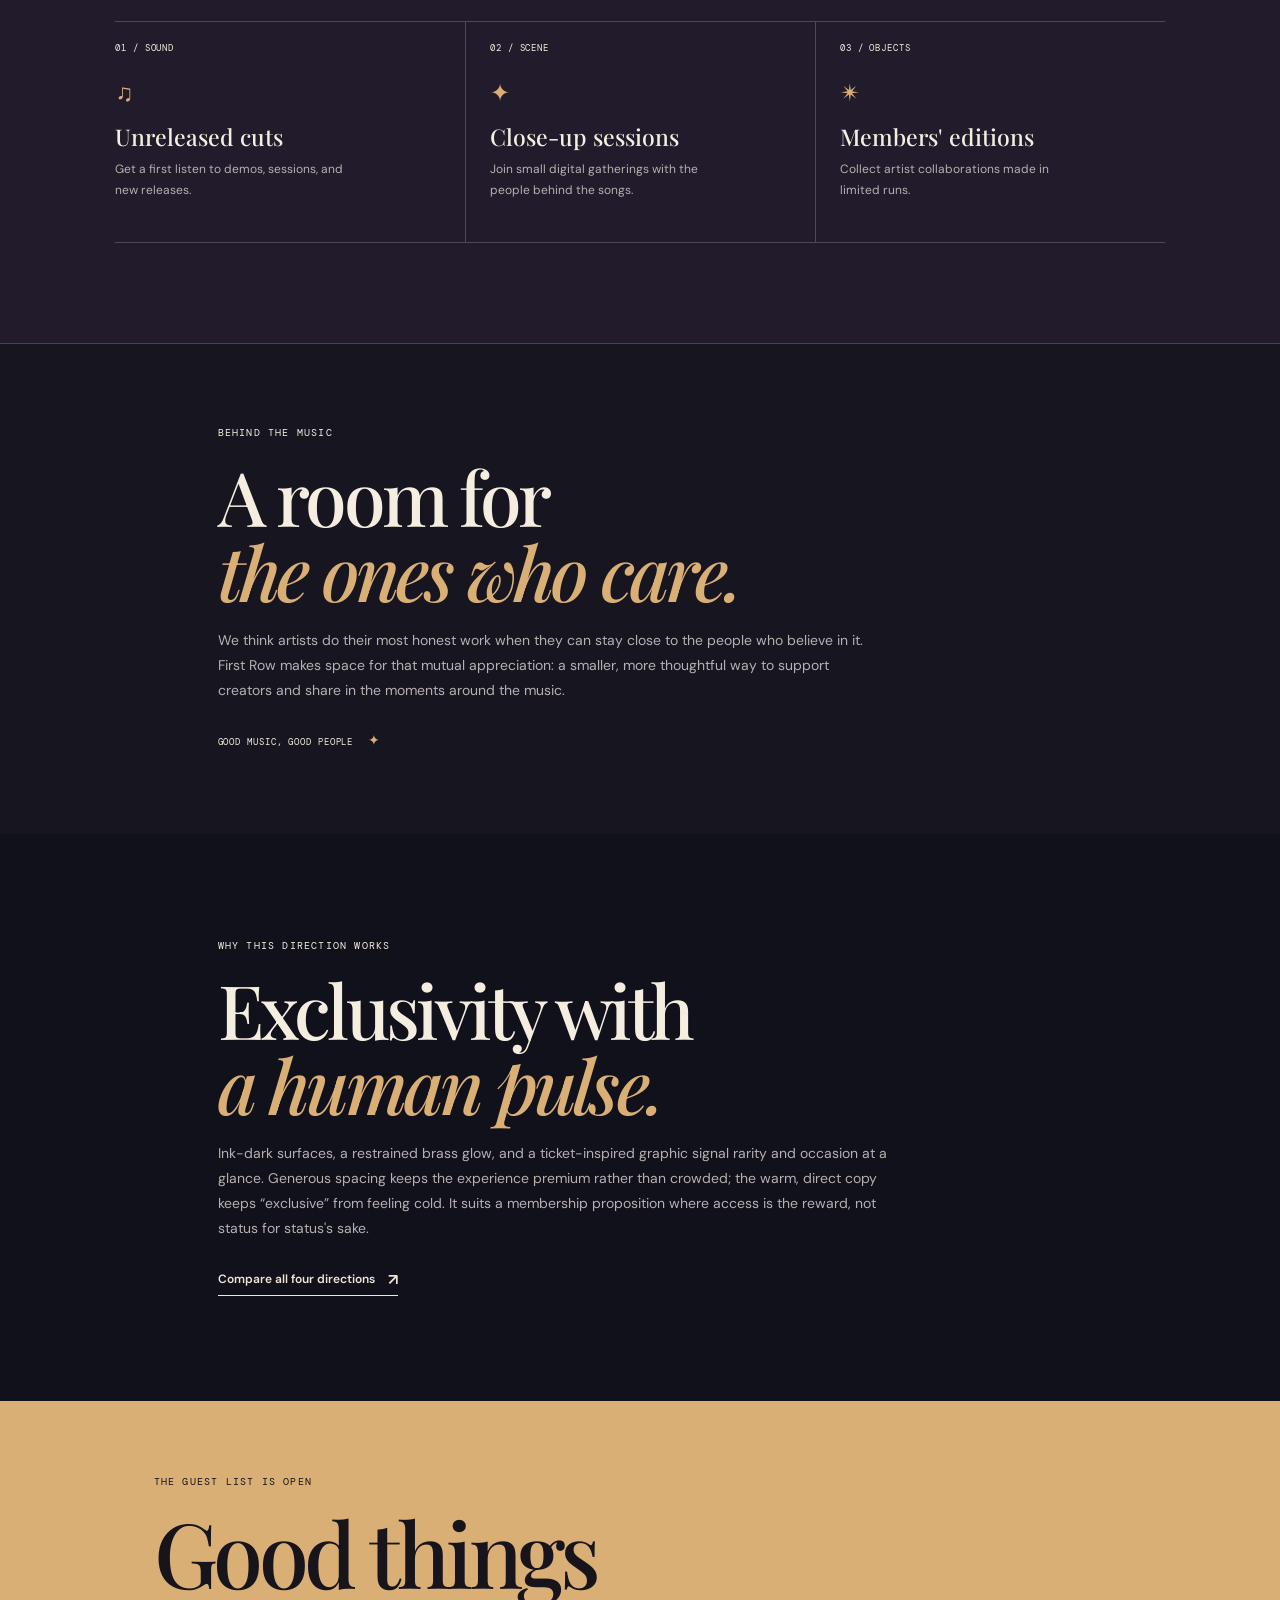
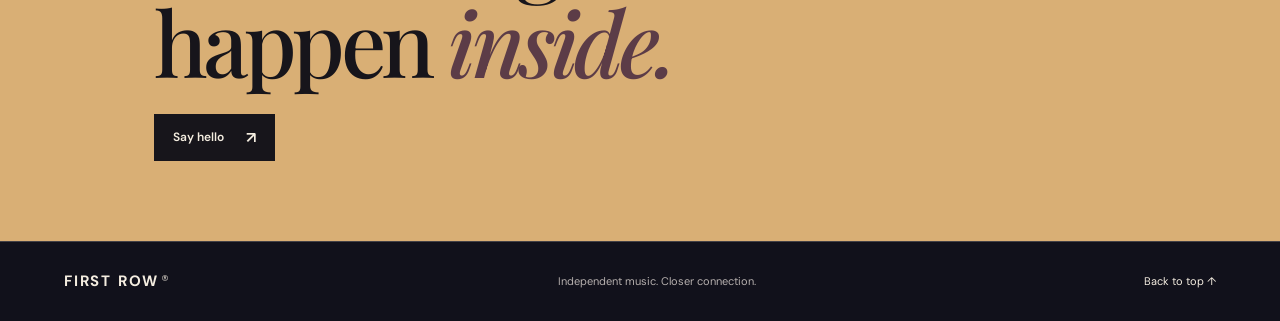
<file: concepts/velvet-signal.html>
<!doctype html>
<html lang="en">
<head>
  <meta charset="utf-8">
  <meta name="viewport" content="width=device-width, initial-scale=1">
  <meta name="theme-color" content="#11111b">
  <meta name="description" content="Velvet Signal: an intimate, after-hours design direction for a fan-first music community.">
  <title>Velvet Signal — First Row design direction</title>
  <link rel="stylesheet" href="../styles.css">
</head>
<body class="concept velvet">
  <a class="skip-link" href="#main">Skip to content</a>
  <header class="site-header concept-header">
    <a class="wordmark" href="../index.html" aria-label="First Row concepts home">FIRST ROW<span>®</span></a>
    <details class="site-menu"><summary>Navigate</summary><nav aria-label="Main navigation"><a href="#story">The idea</a><a href="#perks">Member moments</a><a href="#about">About</a><a href="#why">Why it works</a></nav></details>
    <a class="header-link" href="../index.html">All directions <span aria-hidden="true">↗</span></a>
  </header>
  <main id="main">
    <section class="concept-hero" aria-labelledby="page-title">
      <div class="hero-copy">
        <p class="eyebrow"><span class="eyebrow-dot"></span> Direction 02 / Velvet Signal</p>
        <h1 id="page-title">The music<br>doesn't end<br><em>at the encore.</em></h1>
        <p class="hero-lede">An invitation to get closer. Join the artist's inner circle and make every release, show, and little in-between moment count.</p>
        <div class="hero-actions"><a class="button button-dark" href="#perks">Enter the room <span aria-hidden="true">↘</span></a><a class="text-link" href="#story">The First Row idea</a></div>
        <p class="hero-footnote">Your name is on the list.</p>
      </div>
      <div class="hero-art art-velvet" aria-hidden="true">
        <span class="velvet-halo"></span><span class="velvet-figure"></span>
        <span class="velvet-ticket"><small>FIRST ROW / MEMBER</small><strong>ALL<br>ACCESS</strong><small>VALID FOR THE FEELING</small></span>
        <span class="velvet-vertical">NIGHT MUSIC · GOOD PEOPLE ·</span>
      </div>
      <span class="hero-side-note" aria-hidden="true">Doors open after dark — 02</span>
    </section>
    <section class="concept-story" id="story" aria-labelledby="story-title">
      <div class="story-label"><span>02</span><span>The idea</span></div>
      <div class="story-main">
        <p class="eyebrow">Beyond the guest list</p>
        <h2 id="story-title">A little access.<br><em>A lot of meaning.</em></h2>
        <div class="story-columns">
          <p>First Row gives fans a more direct way to champion artists—and gives artists a place to bring their closest listeners along for the ride.</p>
          <p>Members can discover first, gather in smaller rooms, and find one-off artist goods. No velvet rope for its own sake: just a closer relationship, built on shared love of music.</p>
        </div>
        <a class="text-link" href="#perks">Explore member moments <span aria-hidden="true">↓</span></a>
      </div>
    </section>
    <section class="perks-section" id="perks" aria-labelledby="perks-title">
      <div class="perks-heading"><p class="eyebrow">Membership, in good company</p><h2 id="perks-title">Closer to<br>the <em>source.</em></h2></div>
      <div class="perks-grid">
        <article class="perk-card"><span class="perk-number">01 / SOUND</span><span class="perk-icon" aria-hidden="true">♫</span><h3>Unreleased cuts</h3><p>Get a first listen to demos, sessions, and new releases.</p></article>
        <article class="perk-card"><span class="perk-number">02 / SCENE</span><span class="perk-icon" aria-hidden="true">✦</span><h3>Close-up sessions</h3><p>Join small digital gatherings with the people behind the songs.</p></article>
        <article class="perk-card"><span class="perk-number">03 / OBJECTS</span><span class="perk-icon" aria-hidden="true">✴</span><h3>Members' editions</h3><p>Collect artist collaborations made in limited runs.</p></article>
      </div>
    </section>
    <section class="about-section" id="about" aria-labelledby="about-title">
      <p class="eyebrow">Behind the music</p>
      <h2 id="about-title">A room for<br><em>the ones who care.</em></h2>
      <p>We think artists do their most honest work when they can stay close to the people who believe in it. First Row makes space for that mutual appreciation: a smaller, more thoughtful way to support creators and share in the moments around the music.</p>
      <span class="about-signoff">GOOD MUSIC, GOOD PEOPLE <span aria-hidden="true">✦</span></span>
    </section>
    <section class="why-section" id="why" aria-labelledby="why-title">
      <p class="eyebrow">Why this direction works</p>
      <h2 id="why-title">Exclusivity with<br><em>a human pulse.</em></h2>
      <p>Ink-dark surfaces, a restrained brass glow, and a ticket-inspired graphic signal rarity and occasion at a glance. Generous spacing keeps the experience premium rather than crowded; the warm, direct copy keeps “exclusive” from feeling cold. It suits a membership proposition where access is the reward, not status for status's sake.</p>
      <a class="text-link" href="../index.html">Compare all four directions <span aria-hidden="true">↗</span></a>
    </section>
    <section class="contact-section" aria-labelledby="contact-title">
      <p class="eyebrow">The guest list is open</p><h2 id="contact-title">Good things<br>happen <em>inside.</em></h2>
      <a class="button button-light" href="mailto:hello@firstrow.studio?subject=First%20Row%20concept">Say hello <span aria-hidden="true">↗</span></a>
    </section>
  </main>
  <footer class="site-footer concept-footer"><a class="wordmark" href="../index.html">FIRST ROW<span>®</span></a><p>Independent music. Closer connection.</p><a href="#main">Back to top ↑</a></footer>
</body>
</html>
</file>
<file: styles.css>
@import url("https://fonts.googleapis.com/css2?family=DM+Mono:wght@400;500&family=DM+Sans:wght@400;500;600;700&family=Playfair+Display:ital,wght@0,500;0,600;1,500;1,600&display=swap");

:root {
  color-scheme: light;
  --ink: #171714;
  --paper: #f5f2eb;
  --muted: #65645e;
  --line: rgba(23, 23, 20, .2);
  --display: "Playfair Display", Georgia, serif;
  --body: "DM Sans", Arial, sans-serif;
  --mono: "DM Mono", "Courier New", monospace;
}

* { box-sizing: border-box; }
html { scroll-behavior: smooth; }
body { margin: 0; background: var(--paper); color: var(--ink); font-family: var(--body); -webkit-font-smoothing: antialiased; }
a { color: inherit; }
a:focus-visible, summary:focus-visible { outline: 3px solid #2969c8; outline-offset: 4px; }
::selection { color: #fff; background: #d75c43; }
.skip-link { position: absolute; z-index: 20; top: 10px; left: 10px; padding: 12px 16px; transform: translateY(-160%); background: var(--ink); color: #fff; }
.skip-link:focus { transform: translateY(0); }
.site-header { min-height: 76px; padding: 0 clamp(22px, 5vw, 76px); display: flex; align-items: center; justify-content: space-between; gap: 24px; border-bottom: 1px solid var(--line); position: relative; z-index: 5; }
.wordmark { text-decoration: none; font-size: 15px; font-weight: 700; letter-spacing: .12em; white-space: nowrap; }
.wordmark span { font: 10px var(--mono); vertical-align: top; margin-left: 3px; }
.header-note, .header-link, .site-menu summary { font: 11px var(--mono); letter-spacing: .06em; text-transform: uppercase; }
.header-note { color: var(--muted); margin: 0 auto 0 8%; }
.header-link { text-decoration: none; }
.header-link span { margin-left: 8px; }
.site-menu { position: relative; }
.site-menu summary { cursor: pointer; list-style: none; }
.site-menu summary::-webkit-details-marker { display: none; }
.site-menu summary::after { content: " +"; }
.site-menu[open] summary::after { content: " −"; }
.site-menu nav { position: absolute; right: 0; top: calc(100% + 15px); min-width: 190px; padding: 12px; display: grid; gap: 3px; background: var(--paper); border: 1px solid var(--line); box-shadow: 0 12px 28px rgba(0,0,0,.1); }
.site-menu nav a { text-decoration: none; padding: 11px 9px; font-size: 13px; }
.site-menu nav a:hover { background: rgba(0,0,0,.06); }
.eyebrow { margin: 0; font: 10px var(--mono); letter-spacing: .12em; text-transform: uppercase; }
.eyebrow-dot { width: 7px; height: 7px; display: inline-block; margin-right: 9px; border-radius: 50%; background: currentColor; vertical-align: 1px; }
.text-link { display: inline-flex; gap: 13px; align-items: center; padding-bottom: 5px; border-bottom: 1px solid currentColor; text-decoration: none; font-size: 12px; font-weight: 600; }
.text-link span { font-size: 16px; }
.button { min-height: 47px; display: inline-flex; align-items: center; justify-content: center; gap: 22px; padding: 0 19px; text-decoration: none; font-size: 12px; font-weight: 600; }
.button-dark { background: var(--ink); color: #fff; }
.button-light { background: #f7f3e8; color: #141414; }
.button span { font-size: 16px; }

/* Direction index */
.index-page { --paper: #f5f2eb; }
.index-header { background: var(--paper); }
.index-hero { position: relative; min-height: 520px; padding: 78px clamp(24px, 10vw, 150px) 85px; overflow: hidden; }
.index-hero > .eyebrow { position: relative; z-index: 2; }
.index-hero h1 { position: relative; z-index: 2; max-width: 800px; margin: 42px 0 25px; font: 500 clamp(62px, 10vw, 132px)/.92 var(--display); letter-spacing: -.065em; }
.index-hero h1 em, .concept h1 em, .concept h2 em { font-weight: 500; }
.index-intro { position: relative; z-index: 2; max-width: 490px; margin-left: min(45vw, 450px); }
.index-intro p { margin: 0 0 23px; max-width: 410px; color: var(--muted); font-size: 15px; line-height: 1.7; }
.index-orbit { position: absolute; right: 5%; top: 50px; width: clamp(190px, 30vw, 390px); aspect-ratio: 1; border-radius: 50%; background: #efc7b9; }
.orbit-ring { position: absolute; inset: 12%; border: 1px solid rgba(23,23,20,.36); border-radius: 50%; transform: rotate(-31deg) scaleX(.58); }
.orbit-ring-two { inset: 5%; transform: rotate(31deg) scaleX(.58); }
.orbit-spark { position: absolute; top: 15%; right: 8%; font-size: clamp(27px, 5vw, 54px); }
.orbit-caption { position: absolute; top: 40%; left: 39%; font: 11px/1.3 var(--mono); letter-spacing: .16em; text-align: center; transform: rotate(-11deg); }
.index-index { position: absolute; right: 6%; bottom: 32px; font: 10px var(--mono); }
.direction-section { padding: 68px clamp(24px, 7vw, 104px) 90px; border-top: 1px solid var(--line); }
.section-topline { display: flex; align-items: flex-end; justify-content: space-between; gap: 24px; margin-bottom: 32px; }
.section-topline h2 { margin: 0; font: 500 clamp(27px, 4vw, 44px)/1.1 var(--display); letter-spacing: -.04em; }
.direction-grid { display: grid; grid-template-columns: repeat(4, minmax(0, 1fr)); gap: 17px; }
.direction-card { min-width: 0; text-decoration: none; }
.card-art { height: clamp(170px, 22vw, 280px); position: relative; overflow: hidden; }
.direction-card h3 { margin: 9px 0 5px; font: 500 25px var(--display); }
.direction-card > p { max-width: 250px; margin: 0; color: var(--muted); font-size: 12px; line-height: 1.65; }
.card-meta { display: flex; align-items: center; justify-content: space-between; padding-top: 13px; border-top: 1px solid var(--line); font: 9px var(--mono); letter-spacing: .08em; text-transform: uppercase; }
.card-afterglow { --card-bg: #efc5b5; }
.card-velvet { --card-bg: #1d1b28; }
.card-velvet .card-meta { border-color: var(--line); }
.card-orbit { --card-bg: #d8e6d4; }
.card-static { --card-bg: #e7e5d8; }
.card-art-afterglow { background: var(--card-bg); }
.mini-disc { position: absolute; width: 68%; aspect-ratio: 1; border-radius: 50%; background: repeating-radial-gradient(circle, #28231f 0 2px, #40332d 3px 5px); top: 15%; left: 17%; box-shadow: 12px 15px 25px rgba(59,34,25,.22); }
.mini-disc::after { content: ""; position: absolute; inset: 35%; border-radius: 50%; background: #d7644a; }
.mini-star { position: absolute; right: 10%; top: 9%; font-size: 31px; }
.mini-type { position: absolute; left: 6%; bottom: 6%; font: 600 17px/.88 var(--body); letter-spacing: -.07em; transform: rotate(-8deg); }
.card-art-velvet { background: var(--card-bg); }
.velvet-spot { position: absolute; top: -8%; left: 20%; width: 68%; height: 85%; border-radius: 50%; background: radial-gradient(ellipse, #ad7b50 0, #55384c 37%, transparent 72%); filter: blur(8px); }
.velvet-ticket { position: absolute; top: 25%; left: 29%; padding: 15px 19px; background: #ead9bd; color: #221e1b; font: 11px/1.2 var(--mono); text-align: center; transform: rotate(-8deg); box-shadow: 9px 13px 15px rgba(0,0,0,.35); }
.velvet-star { position: absolute; top: 13%; right: 12%; color: #d8b381; font-size: 30px; }
.card-art-orbit { background: var(--card-bg); }
.orbit-small { position: absolute; left: 50%; top: 50%; width: 65%; height: 30%; border: 1px solid #264bbc; border-radius: 50%; transform: translate(-50%,-50%) rotate(42deg); }
.orbit-small.two { transform: translate(-50%,-50%) rotate(-42deg); }
.orbit-small.three { width: 25%; height: 68%; transform: translate(-50%,-50%) rotate(8deg); }
.orbit-center { position: absolute; left: 50%; top: 50%; width: 68px; height: 68px; display: grid; place-content: center; border-radius: 50%; background: #ef6c43; color: #fff; font: 11px/1 var(--mono); text-align: center; transform: translate(-50%,-50%); }
.card-art-static { background: var(--card-bg); }
.static-block { position: absolute; left: 17%; top: 16%; padding: 12px 16px; background: #d9ff43; color: #191919; font: 700 clamp(19px, 3vw, 34px)/.88 var(--body); letter-spacing: -.09em; transform: rotate(-5deg); }
.static-star { position: absolute; right: 13%; top: 8%; font-size: 54px; }
.static-note { position: absolute; right: 10%; bottom: 11%; font: 700 11px/.95 var(--mono); transform: rotate(8deg); }
.index-note { display: flex; justify-content: space-between; align-items: baseline; gap: 24px; padding: 25px clamp(24px, 7vw, 104px); border-top: 1px solid var(--line); }
.index-note p { max-width: 570px; margin: 0; font: 500 16px/1.5 var(--display); }
.index-note span { color: var(--muted); font: 9px var(--mono); }
.site-footer { min-height: 80px; padding: 22px clamp(24px, 5vw, 76px); display: flex; justify-content: space-between; align-items: center; gap: 20px; border-top: 1px solid var(--line); font-size: 11px; }
.site-footer p { margin: 0; color: var(--muted); }
.site-footer > a:last-child { text-decoration: none; }

/* Concept pages */
.concept { --accent: #ce6048; --paper: #f5eee4; --ink: #28231f; --muted: #69635d; --line: rgba(40,35,31,.2); }
.concept-header { min-height: 72px; }
.concept-hero { min-height: 630px; padding: 55px clamp(24px, 8vw, 120px) 75px; position: relative; display: grid; grid-template-columns: 1.02fr .98fr; align-items: center; gap: 6%; overflow: hidden; }
.hero-copy { position: relative; z-index: 2; }
.hero-copy h1 { margin: 35px 0 21px; font: 500 clamp(57px, 8vw, 105px)/.91 var(--display); letter-spacing: -.065em; }
.hero-copy h1 em, .concept h2 em { color: var(--accent); }
.hero-lede { max-width: 410px; margin: 0; color: var(--muted); font-size: 15px; line-height: 1.75; }
.hero-actions { display: flex; align-items: center; flex-wrap: wrap; gap: 25px; margin-top: 27px; }
.hero-footnote { margin: 45px 0 0; font: 9px var(--mono); letter-spacing: .08em; text-transform: uppercase; }
.hero-art { position: relative; justify-self: stretch; height: min(42vw, 480px); min-height: 335px; overflow: hidden; }
.hero-side-note { position: absolute; right: 16px; top: 50%; writing-mode: vertical-rl; font: 9px var(--mono); letter-spacing: .1em; }
.art-afterglow { background: #e9c2b2; border-radius: 46% 46% 2px 2px; }
.art-sun { position: absolute; top: 12%; left: 14%; width: 37%; aspect-ratio: 1; border-radius: 50%; background: #ed815e; }
.art-disc { position: absolute; top: 17%; right: -9%; width: 78%; aspect-ratio: 1; border: 1px solid rgba(35,28,25,.36); border-radius: 50%; background: repeating-radial-gradient(circle, transparent 0 4px, rgba(35,28,25,.14) 5px 6px); box-shadow: -8px 18px 34px rgba(77,37,24,.15); }
.art-disc::before, .art-disc::after { content: ""; position: absolute; border: 1px solid rgba(35,28,25,.23); border-radius: 50%; inset: 12%; }
.art-disc::after { inset: 25%; }
.art-disc-label { position: absolute; top: 45%; right: 26%; width: 20%; aspect-ratio: 1; display: grid; place-content: center; border-radius: 50%; background: #ef815f; color: #28231f; font: 12px/1.2 var(--mono); text-align: center; }
.art-ribbon { position: absolute; left: -6%; bottom: 17%; width: 113%; padding: 13px 0; background: #28231f; color: #f5eee4; font: 9px var(--mono); letter-spacing: .15em; white-space: nowrap; transform: rotate(-11deg); }
.art-caption { position: absolute; left: 8%; bottom: 8%; font: italic 500 clamp(25px, 3.4vw, 43px)/.95 var(--display); transform: rotate(-8deg); }
.concept-story { display: grid; grid-template-columns: .3fr 1fr; gap: 7%; padding: 100px clamp(24px, 12vw, 170px); border-top: 1px solid var(--line); }
.story-label { display: flex; gap: 15px; padding-top: 8px; font: 9px var(--mono); text-transform: uppercase; letter-spacing: .1em; }
.story-label span:first-child { color: var(--accent); }
.story-main { max-width: 780px; }
.concept h2 { margin: 20px 0 25px; font: 500 clamp(40px, 6vw, 75px)/.99 var(--display); letter-spacing: -.05em; }
.story-columns { display: grid; grid-template-columns: 1fr 1fr; gap: 7%; margin: 32px 0 24px; }
.story-columns p, .why-section > p:not(.eyebrow) { margin: 0; color: var(--muted); font-size: 14px; line-height: 1.8; }
.perks-section { padding: 88px clamp(24px, 9vw, 130px) 100px; background: #e9c2b2; }
.perks-heading { display: flex; justify-content: space-between; align-items: flex-end; gap: 24px; margin-bottom: 35px; }
.perks-heading h2 { margin-bottom: 0; }
.perks-grid { display: grid; grid-template-columns: repeat(3, 1fr); border-top: 1px solid var(--line); border-bottom: 1px solid var(--line); }
.perk-card { min-height: 220px; padding: 20px 24px 23px 0; position: relative; }
.perk-card + .perk-card { padding-left: 24px; border-left: 1px solid var(--line); }
.perk-number { display: block; font: 9px var(--mono); letter-spacing: .1em; }
.perk-icon { display: block; margin-top: 23px; font-size: 24px; }
.perk-card h3 { margin: 13px 0 7px; font: 500 23px var(--display); }
.perk-card p { max-width: 250px; margin: 0; color: var(--muted); font-size: 12px; line-height: 1.7; }
.about-section { padding: 82px clamp(24px, 17vw, 240px) 85px; border-top: 1px solid var(--line); }
.about-section h2 { margin: 20px 0; }
.about-section > p:not(.eyebrow) { max-width: 660px; margin: 0; color: var(--muted); font-size: 14px; line-height: 1.8; }
.about-signoff { display: block; margin-top: 28px; font: 9px var(--mono); letter-spacing: .1em; }
.about-signoff span { margin-left: 9px; color: var(--accent); font-size: 14px; }
.why-section { padding: 105px clamp(24px, 17vw, 240px); }
.why-section h2 { margin-bottom: 20px; }
.why-section > p:not(.eyebrow) { max-width: 680px; }
.why-section .text-link { margin-top: 27px; }
.contact-section { padding: 74px clamp(24px, 12vw, 170px) 80px; background: var(--ink); color: #f5eee4; }
.contact-section h2 { margin: 20px 0 28px; font-size: clamp(50px, 8vw, 90px); }
.contact-section h2 em { color: var(--accent); }
.concept-footer { background: var(--paper); }

/* Velvet Signal */
.velvet { --paper: #11111b; --ink: #f4ede0; --muted: #b6b0ae; --line: rgba(244,237,224,.22); --accent: #d9af75; background: #11111b; color: #f4ede0; }
.velvet .concept-hero { grid-template-columns: .9fr 1.1fr; min-height: 690px; }
.velvet .hero-copy h1 { font-family: var(--body); font-size: clamp(54px, 7.3vw, 96px); font-weight: 500; line-height: .96; letter-spacing: -.07em; }
.velvet .hero-copy h1 em { font-family: var(--display); font-weight: 500; }
.velvet .button-dark { background: #d9af75; color: #17151b; }
.velvet .text-link { color: #eee5d8; }
.art-velvet { background: #211b2c; }
.velvet-halo { position: absolute; width: 75%; aspect-ratio: 1; top: 1%; left: 13%; border-radius: 50%; background: radial-gradient(circle, #bd8f59 0, #73516a 32%, #31243c 59%, transparent 72%); filter: blur(4px); }
.velvet-figure { position: absolute; bottom: -16%; left: 26%; width: 46%; height: 79%; border-radius: 48% 48% 0 0; background: linear-gradient(90deg, #1a1723, #393043 48%, #18151f); box-shadow: 0 0 58px rgba(208,151,87,.2); }
.velvet-ticket { position: absolute; top: 28%; left: 8%; width: 37%; min-height: 200px; padding: 20px; display: flex; flex-direction: column; justify-content: space-between; background: #e5d7c1; color: #29242a; transform: rotate(-7deg); box-shadow: 11px 16px 30px rgba(0,0,0,.3); }
.velvet-ticket::before, .velvet-ticket::after { content: ""; position: absolute; top: 47%; width: 18px; height: 18px; border-radius: 50%; background: #211b2c; }
.velvet-ticket::before { left: -9px; }.velvet-ticket::after { right: -9px; }
.velvet-ticket small { font: 8px var(--mono); letter-spacing: .07em; }
.velvet-ticket strong { font: 700 clamp(22px, 4vw, 45px)/.84 var(--body); letter-spacing: -.08em; }
.velvet-vertical { position: absolute; bottom: 10%; right: 6%; writing-mode: vertical-rl; font: 9px var(--mono); letter-spacing: .15em; }
.velvet .concept-story { background: #171620; }
.velvet .perks-section { background: #211b2c; }
.velvet .about-section { background: #171620; }
.velvet .perk-icon { color: var(--accent); }
.velvet .contact-section { background: #d9af75; color: #17151b; }
.velvet .contact-section h2 em { color: #5c3c47; }
.velvet .button-light { background: #17151b; color: #f4ede0; }

/* Orbit House */
.orbit { --paper: #eff4ee; --ink: #1a2726; --muted: #586661; --line: rgba(26,39,38,.22); --accent: #264bbc; background: #eff4ee; color: #1a2726; }
.orbit .concept-hero { grid-template-columns: .85fr 1.15fr; }
.orbit .hero-copy h1 { font-family: var(--body); font-weight: 500; font-size: clamp(58px, 8vw, 104px); letter-spacing: -.085em; line-height: .92; }
.orbit .hero-copy h1 em { color: #e96943; font-family: var(--display); }
.orbit .button-dark { background: #264bbc; }
.art-orbit { background: #d8e6d4; border-radius: 50%; height: min(43vw, 510px); }
.orbit-path { position: absolute; width: 84%; height: 39%; top: 31%; left: 8%; border: 1px solid #294abb; border-radius: 50%; transform: rotate(38deg); }
.orbit-path.path-b { transform: rotate(-38deg); border-color: #e96943; }
.orbit-path.path-c { width: 43%; height: 83%; top: 8%; left: 29%; transform: rotate(8deg); border-color: #264bbc; }
.orbit-core { position: absolute; top: 40%; left: 40%; width: 21%; aspect-ratio: 1; display: grid; place-content: center; border-radius: 50%; background: #e96943; color: #fff; font: 11px/1.25 var(--mono); text-align: center; }
.orbit-node { position: absolute; display: grid; place-content: center; width: 75px; height: 75px; border: 1px solid #264bbc; border-radius: 50%; background: #eff4ee; color: #264bbc; font: 8px var(--mono); text-align: center; }
.node-a { top: 14%; left: 47%; }.node-b { bottom: 15%; left: 14%; }.node-c { bottom: 15%; right: 13%; }
.orbit-sticker { position: absolute; top: 11%; right: 5%; color: #1a2726; font: italic 500 23px/.95 var(--display); transform: rotate(10deg); }
.orbit .concept-story { background: #e3ebe1; }
.orbit .perks-section { background: #d8e6d4; }
.orbit .about-section { background: #e3ebe1; }
.orbit .perk-icon { color: #264bbc; }
.orbit .contact-section { background: #264bbc; }
.orbit .contact-section h2 em { color: #d9ff6e; }

/* Static Bloom */
.static { --paper: #f2f1e8; --ink: #191a16; --muted: #4f5049; --line: rgba(25,26,22,.55); --accent: #b9e83a; background: #f2f1e8; color: #191a16; }
.static .site-header { border-bottom: 2px solid var(--ink); }
.static .wordmark { font-family: var(--mono); }
.static .concept-hero { grid-template-columns: 1fr 1fr; min-height: 650px; }
.static .hero-copy h1 { font-family: var(--body); font-size: clamp(62px, 9.5vw, 124px); font-weight: 700; line-height: .78; letter-spacing: -.105em; }
.static .hero-copy h1 em { color: #191a16; background: var(--accent); font-style: normal; }
.static .button-dark { background: var(--accent); color: #191a16; border: 2px solid #191a16; }
.static .hero-art { border: 2px solid var(--ink); background: #e6e5d9; }
.art-static { background-image: linear-gradient(90deg, transparent 49.5%, rgba(25,26,22,.16) 50%, transparent 50.5%), linear-gradient(transparent 49.5%, rgba(25,26,22,.16) 50%, transparent 50.5%); background-size: 34px 34px; }
.static-frame { position: absolute; inset: 7%; border: 2px solid var(--ink); }
.static-sun { position: absolute; top: 10%; right: 8%; color: #191a16; font-size: clamp(44px, 8vw, 90px); }
.static-poster { position: absolute; top: 21%; left: 16%; padding: 17px 19px; background: var(--accent); font: 700 clamp(44px, 8vw, 90px)/.75 var(--body); letter-spacing: -.1em; transform: rotate(-5deg); box-shadow: 6px 6px 0 var(--ink); }
.static-poster small { display: block; margin-top: 13px; font: 10px var(--mono); letter-spacing: .05em; }
.static-sticker { position: absolute; bottom: 17%; right: 12%; width: 90px; height: 90px; display: grid; place-content: center; border: 2px solid var(--ink); border-radius: 50%; background: #f2f1e8; font: 700 12px/.95 var(--mono); text-align: center; transform: rotate(9deg); }
.static-barcode { position: absolute; bottom: 7%; left: 12%; font: 18px var(--mono); letter-spacing: .11em; }
.static .concept-story { border-top: 2px solid var(--ink); }
.static .about-section { border-top-width: 2px; }
.static .perks-section { background: var(--accent); }
.static .perks-grid { border-top-width: 2px; border-bottom-width: 2px; }
.static .perk-card + .perk-card { border-left-width: 2px; }
.static .perk-icon { font-family: var(--mono); }
.static .contact-section { background: #191a16; }
.static .contact-section h2 em { color: var(--accent); }
.static .button-light { background: var(--accent); }

@media (max-width: 800px) {
  .header-note { display: none; }
  .index-hero { min-height: 470px; padding-top: 65px; }
  .index-hero h1 { font-size: clamp(60px, 12vw, 92px); }
  .index-orbit { top: 46px; right: -6%; opacity: .7; }
  .index-intro { margin-left: 18%; }
  .direction-grid { grid-template-columns: repeat(2, minmax(0, 1fr)); row-gap: 30px; column-gap: 20px; }
  .card-art { height: clamp(190px, 34vw, 290px); }
  .concept-hero, .velvet .concept-hero, .orbit .concept-hero, .static .concept-hero { min-height: unset; grid-template-columns: 1fr 1fr; gap: 20px; padding: 55px 25px 70px; }
  .hero-copy h1 { font-size: clamp(48px, 8vw, 74px); }
  .hero-art { min-height: 320px; height: 54vw; }
  .concept-story { padding: 75px 40px; grid-template-columns: .2fr 1fr; }
  .perks-section { padding: 70px 35px 80px; }
  .why-section { padding: 80px 55px; }
  .about-section { padding: 70px 55px; }
  .hero-side-note { display: none; }
}
@media (max-width: 560px) {
  html { scroll-behavior: auto; }
  .site-header { min-height: 66px; padding: 0 20px; gap: 12px; }
  .wordmark { font-size: 13px; }
  .header-link { font-size: 9px; }
  .index-hero { min-height: 510px; padding: 60px 23px 65px; }
  .index-hero h1 { margin-top: 46px; font-size: clamp(59px, 16vw, 84px); }
  .index-intro { margin: 25px 0 0; max-width: 330px; }
  .index-intro p { font-size: 14px; }
  .index-orbit { width: 200px; top: 120px; right: -65px; opacity: .5; }
  .index-index { bottom: 19px; right: 22px; }
  .direction-section { padding: 50px 20px 65px; }
  .section-topline { display: block; }
  .section-topline h2 { margin-top: 15px; }
  .direction-grid { gap: 24px 13px; }
  .card-art { height: 43vw; min-height: 145px; }
  .card-meta { font-size: 7px; }
  .direction-card h3 { font-size: 21px; }
  .direction-card > p { font-size: 11px; }
  .index-note { display: block; padding: 22px 20px; }
  .index-note span { display: block; margin-top: 12px; }
  .site-footer { flex-wrap: wrap; padding: 20px; }
  .site-footer p { order: 3; width: 100%; }
  .site-menu summary { font-size: 9px; }
  .site-menu nav { right: -55px; }
  .concept-hero, .velvet .concept-hero, .orbit .concept-hero, .static .concept-hero { display: flex; flex-direction: column; align-items: stretch; padding: 45px 22px 45px; gap: 34px; }
  .hero-copy h1 { margin: 27px 0 18px; font-size: clamp(56px, 15vw, 77px); }
  .velvet .hero-copy h1 { font-size: clamp(51px, 13.5vw, 70px); }
  .static .hero-copy h1 { font-size: clamp(62px, 16vw, 88px); }
  .hero-lede { max-width: 390px; font-size: 14px; }
  .hero-actions { gap: 17px; }
  .hero-footnote { margin-top: 27px; }
  .hero-art { width: 100%; min-height: 0; height: 96vw; max-height: 410px; }
  .art-orbit { width: min(100%, 410px); align-self: center; }
  .concept-story { display: block; padding: 58px 23px 63px; }
  .story-label { margin-bottom: 28px; }
  .concept h2 { font-size: clamp(42px, 12vw, 60px); }
  .story-columns { display: block; margin-top: 23px; }
  .story-columns p + p { margin-top: 14px; }
  .perks-section { padding: 58px 22px 63px; }
  .perks-heading { display: block; }
  .perks-heading h2 { margin: 14px 0 25px; }
  .perks-grid { display: block; }
  .perk-card { min-height: unset; padding: 19px 0 23px; }
  .perk-card + .perk-card { padding-left: 0; border-left: 0; border-top: 1px solid var(--line); }
  .static .perk-card + .perk-card { border-top-width: 2px; }
  .perk-icon { margin-top: 14px; }
  .perk-card h3 { margin-top: 8px; }
  .why-section { padding: 65px 23px; }
  .about-section { padding: 58px 23px 63px; }
  .why-section > p:not(.eyebrow) { font-size: 13px; }
  .contact-section { padding: 57px 23px 63px; }
  .contact-section h2 { font-size: clamp(52px, 15vw, 75px); }
}
@media (prefers-reduced-motion: reduce) {
  *, *::before, *::after { scroll-behavior: auto !important; animation-duration: .01ms !important; animation-iteration-count: 1 !important; transition-duration: .01ms !important; }
}
</file>
